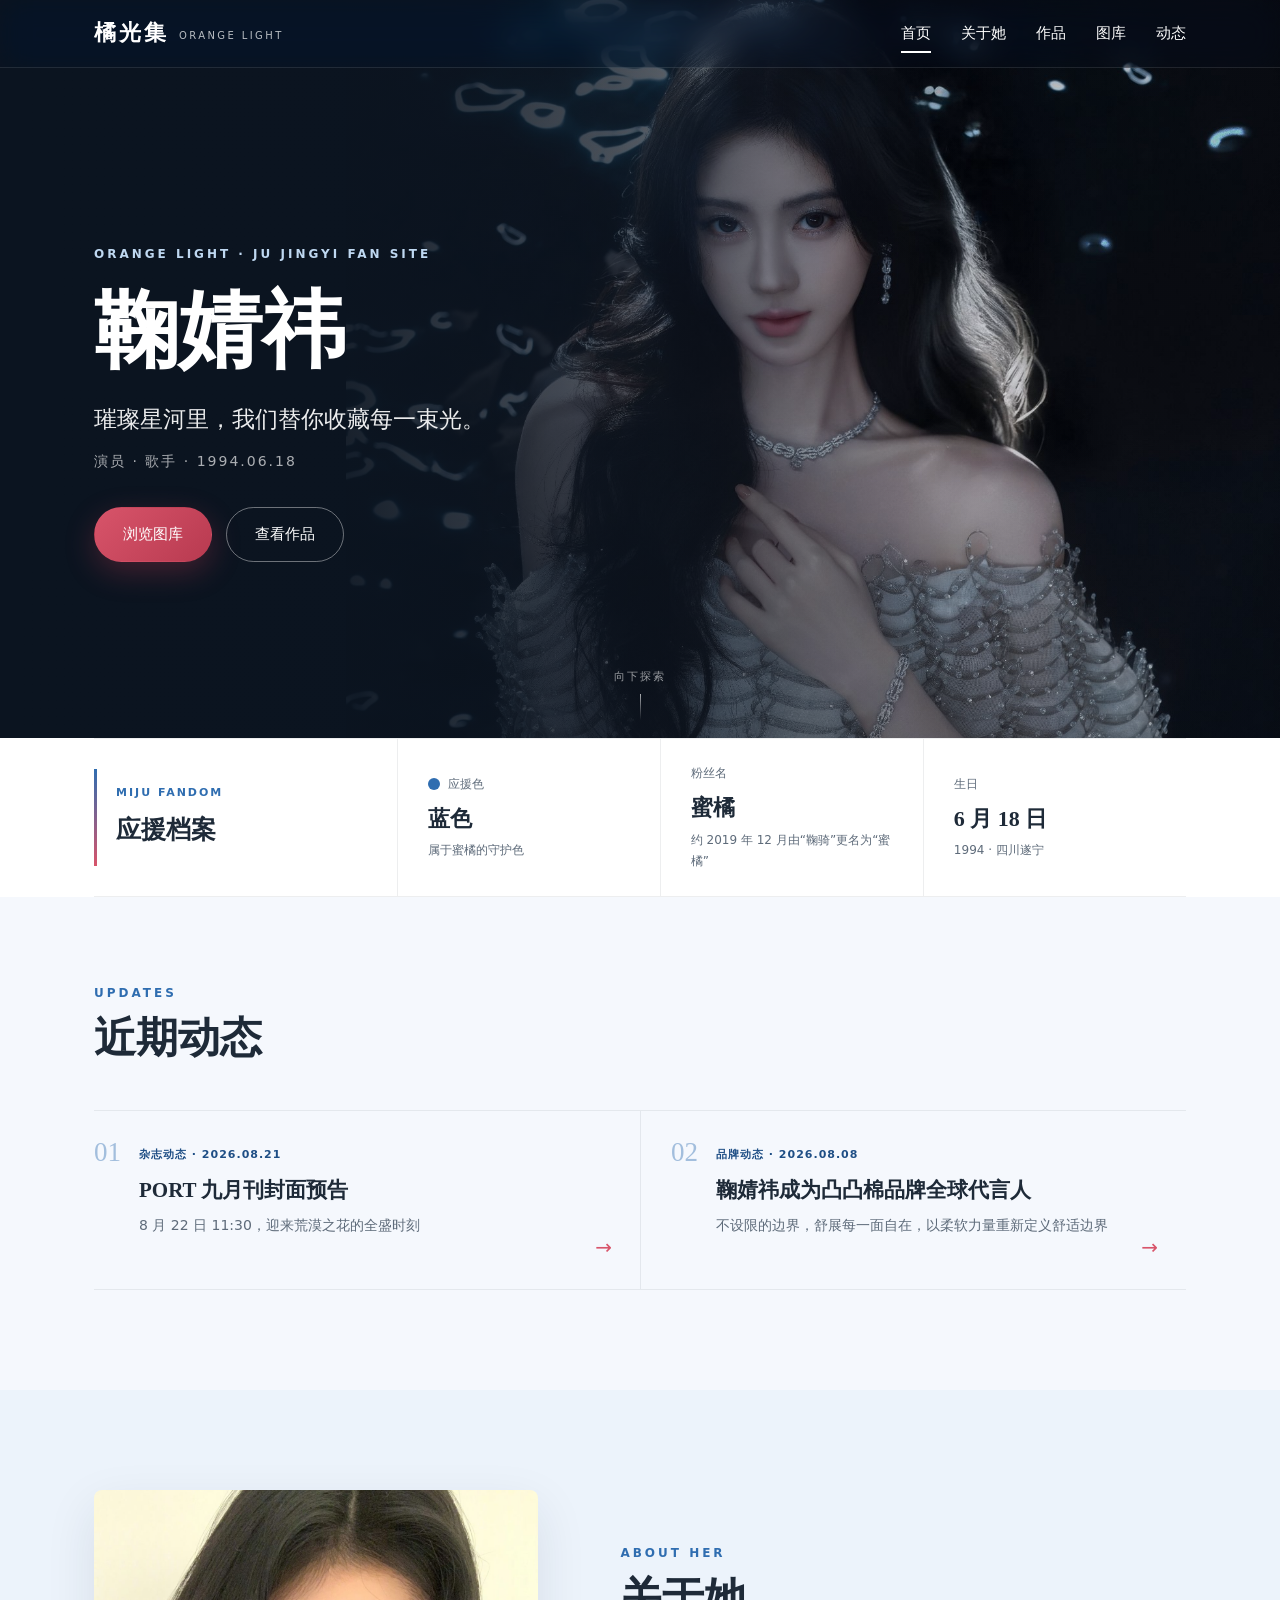
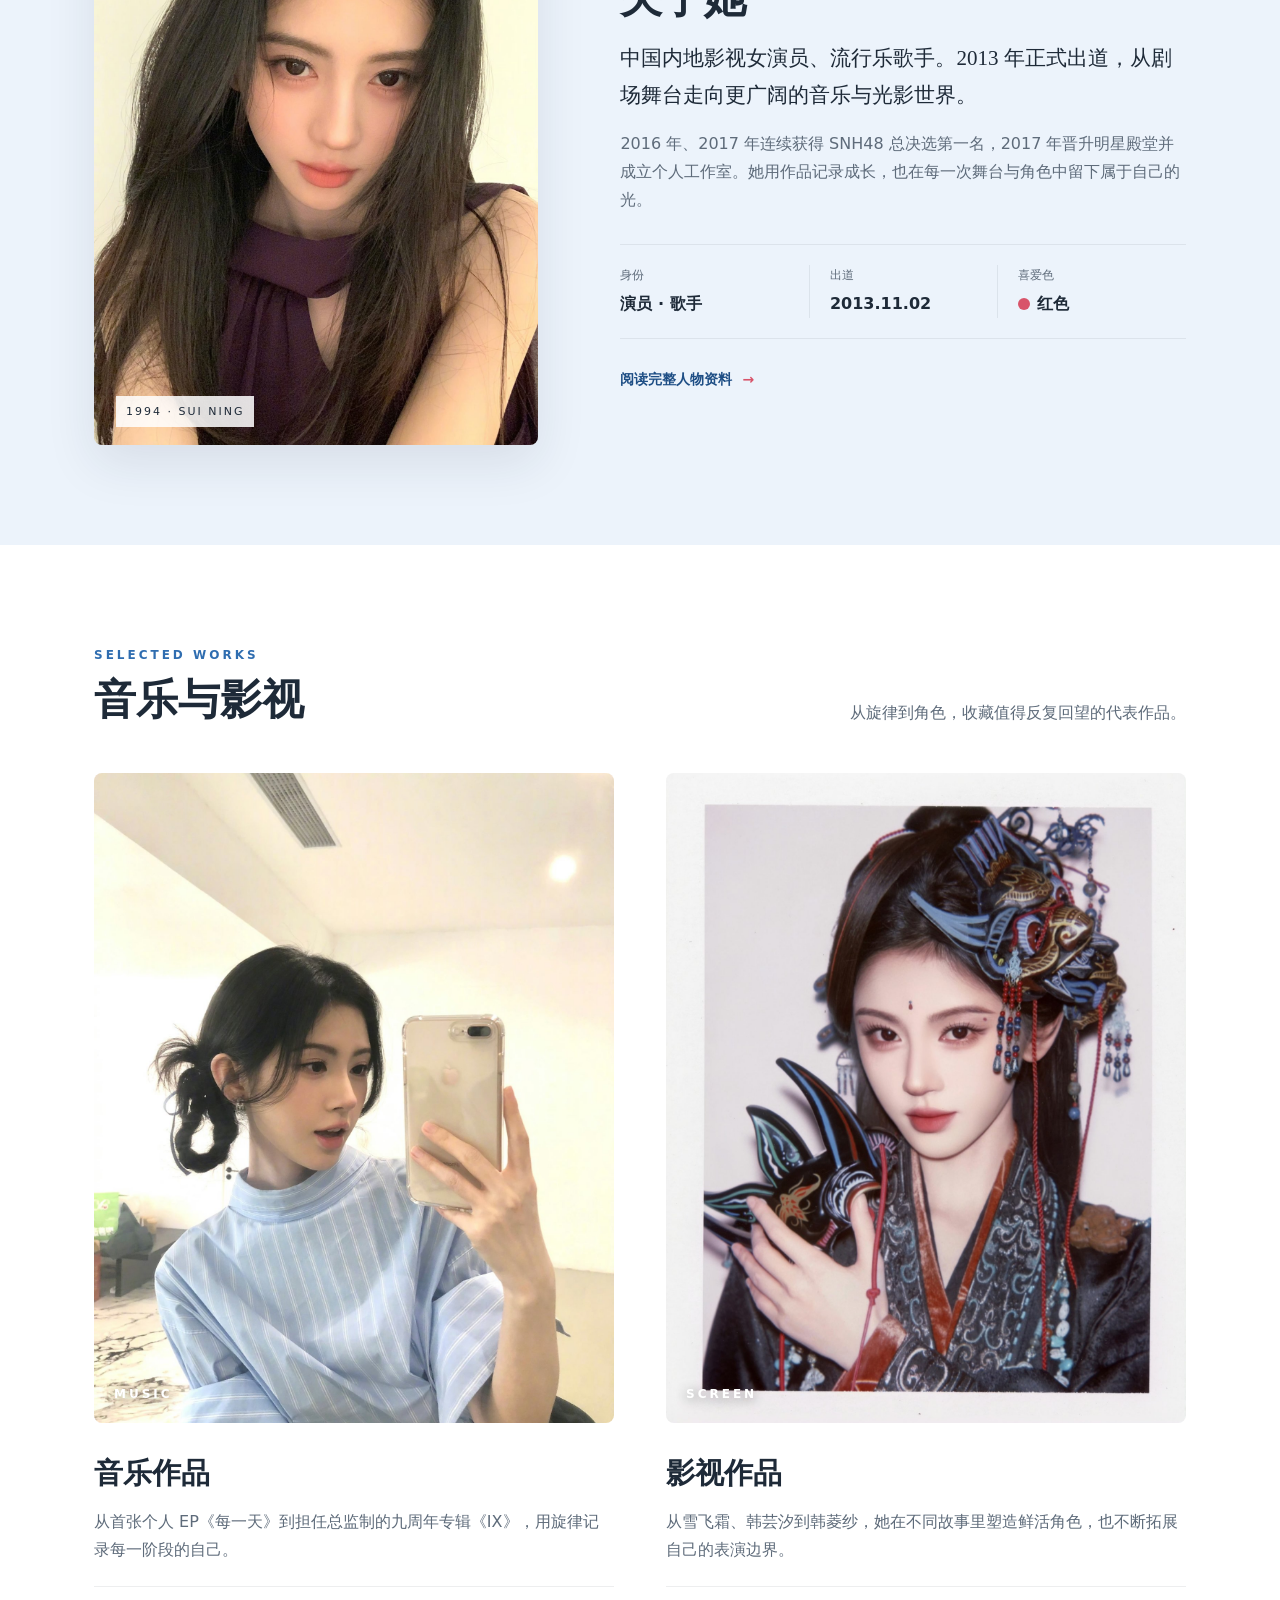
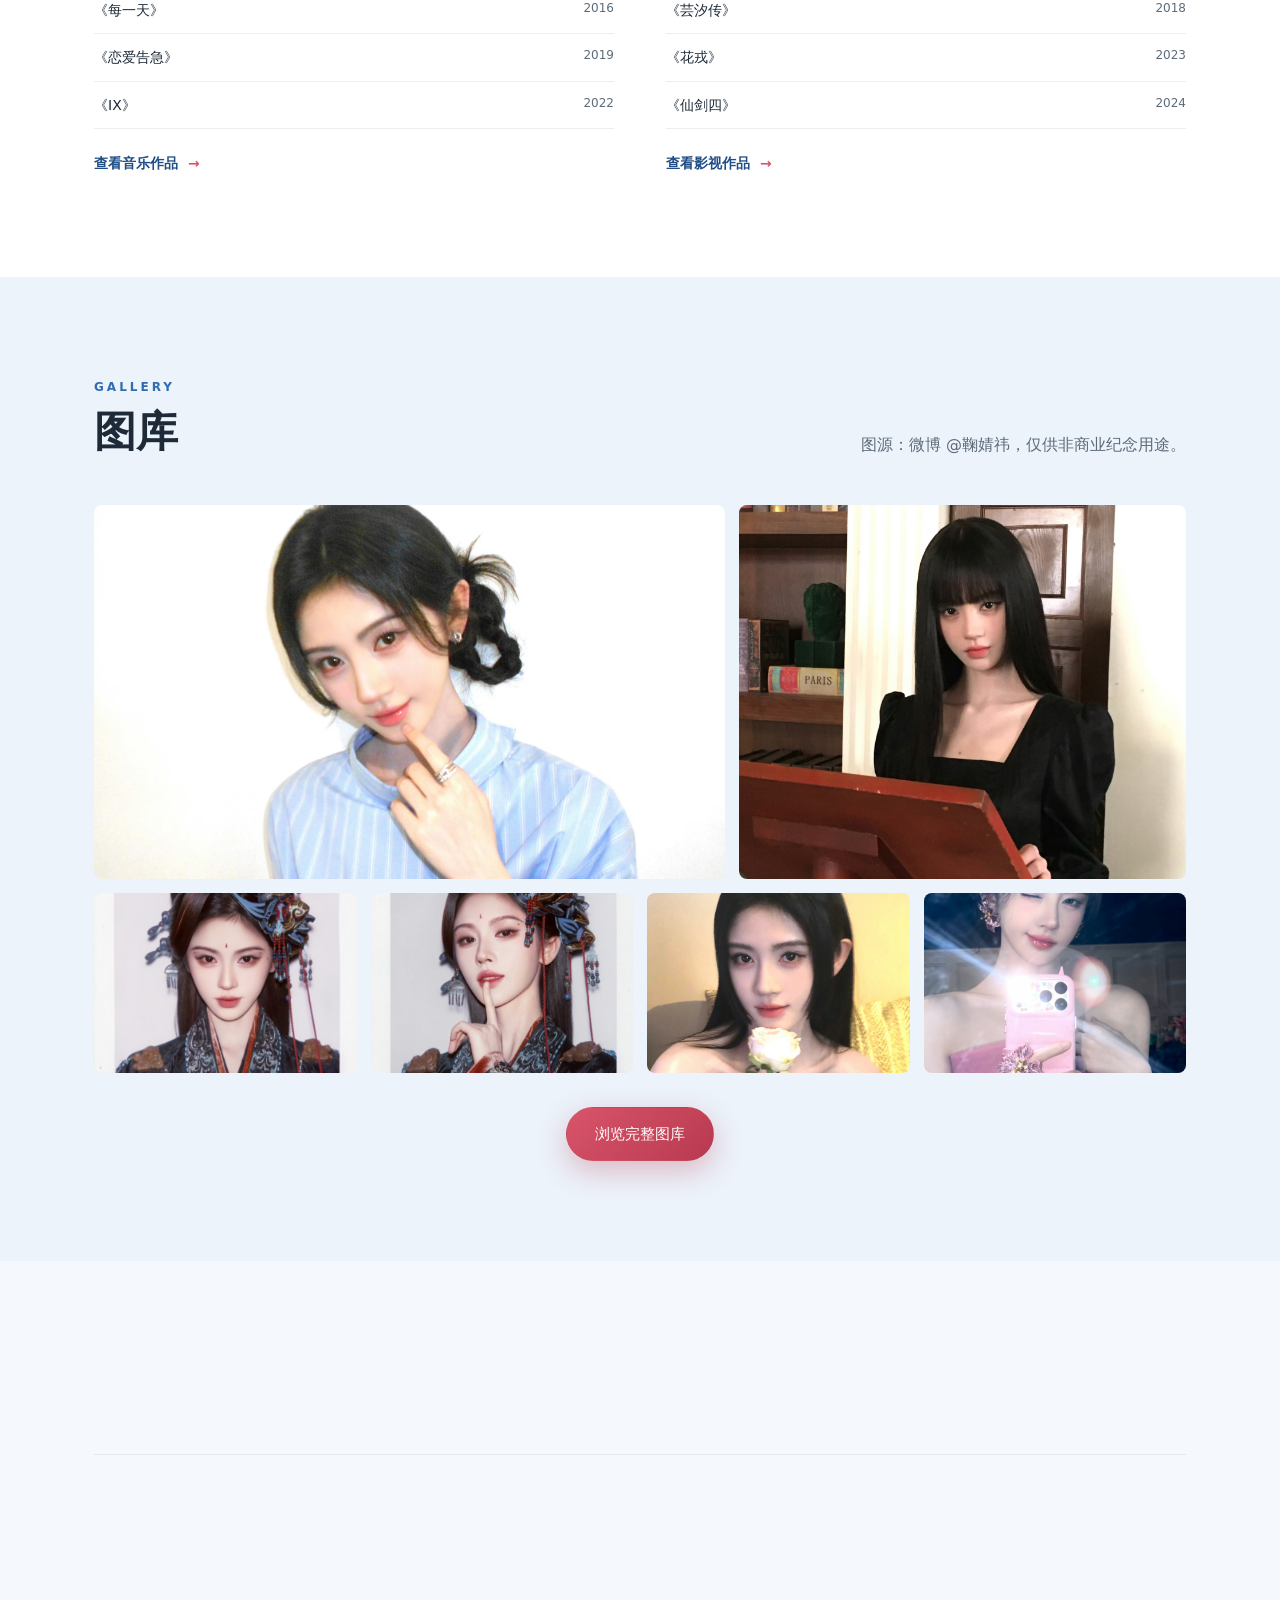
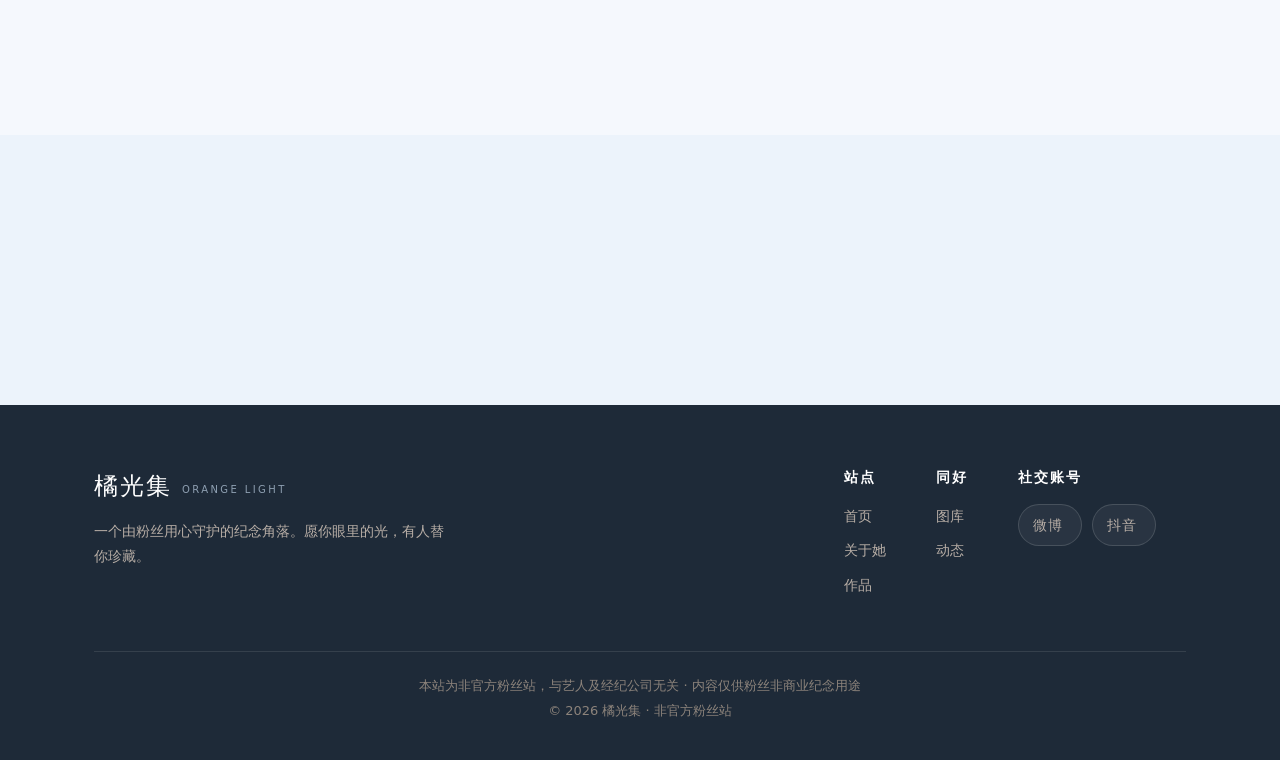
<file: index.html>
<!DOCTYPE html>
<html lang="zh-CN">
<head>
  <meta charset="UTF-8" />
  <meta name="viewport" content="width=device-width, initial-scale=1.0" />
  <title>橘光集 · 鞠婧祎非官方粉丝纪念站</title>
  <meta name="description" content="橘光集（Orange Light）—— 鞠婧祎非官方粉丝纪念站，由粉丝自发搭建，收录音乐、影视作品与图库（资料参考百度百科）。" />

  <!-- 图标与社交分享卡片 -->
  <!-- ⚠️ 绑定自定义域名后，把 og:image 改成绝对地址（https://你的域名/assets/img/og-cover.jpg） -->
  <link rel="icon" href="assets/img/favicon.svg" type="image/svg+xml" />
  <link rel="icon" href="assets/img/favicon-32.png" sizes="32x32" />
  <link rel="apple-touch-icon" href="assets/img/apple-touch-icon.png" />
  <meta name="theme-color" content="#2F6DB0" />
  <meta property="og:type" content="website" />
  <meta property="og:site_name" content="橘光集 · Orange Light" />
  <meta property="og:title" content="橘光集 · 鞠婧祎非官方粉丝纪念站" />
  <meta property="og:description" content="由粉丝自发搭建的鞠婧祎非官方纪念站，收录音乐、影视作品与图库。" />
  <meta property="og:image" content="assets/img/og-cover.jpg" />
  <meta property="og:image:width" content="1200" />
  <meta property="og:image:height" content="918" />
  <meta name="twitter:card" content="summary_large_image" />

  <link rel="stylesheet" href="assets/css/styles.css" />
</head>
<body class="home-page" data-page="index">
  <noscript>
    <div style="max-width:640px;margin:72px auto;padding:0 24px;font:16px/1.9 system-ui,-apple-system,'PingFang SC','Microsoft YaHei',sans-serif;color:#2b3138">
      <h1 style="font-family:Georgia,'Songti SC',serif;font-size:24px;letter-spacing:2px;margin:0 0 14px">橘光集<span style="font-size:13px;letter-spacing:1px;color:#8a939d;margin-left:8px">ORANGE LIGHT</span></h1>
      <p style="margin:0 0 10px">本站内容由脚本渲染，需要浏览器开启 JavaScript 才能显示。</p>
      <p style="margin:0">请在浏览器设置中启用 JavaScript 后刷新页面。</p>
      <p style="margin:22px 0 0">
        <a href="index.html" style="color:#c4622d">首页</a> ·
        <a href="about.html" style="color:#c4622d">关于她</a> ·
        <a href="works.html" style="color:#c4622d">作品</a> ·
        <a href="gallery.html" style="color:#c4622d">图库</a> ·
        <a href="news.html" style="color:#c4622d">动态</a>
      </p>
      <p style="margin:26px 0 0;font-size:13px;color:#8a939d">非官方粉丝站 · 图源：微博 @鞠婧祎 · 仅供非商业纪念用途</p>
    </div>
  </noscript>

  <!-- 导航：由 data/site.js 渲染 -->
  <header class="nav" data-site-nav></header>

  <!-- 人物首屏 -->
  <section class="home-hero">
    <img class="home-hero-media" data-home-hero="image" src="assets/img/feature-music.jpg" alt="鞠婧祎舞台造型" />
    <div class="home-hero-overlay"></div>
    <div class="wrap">
      <div class="home-hero-copy">
        <span class="home-eyebrow" data-home-hero="eyebrow"></span>
        <h1 data-home-hero="title"></h1>
        <p class="home-hero-lead" data-home-hero="lead"></p>
        <p class="home-hero-note" data-home-hero="note"></p>
        <div class="home-hero-actions" data-render-home="heroActions"></div>
      </div>
    </div>
    <a class="home-scroll" href="#fandom">向下探索<span aria-hidden="true"></span></a>
  </section>

  <!-- 应援档案信息带 -->
  <section class="home-fandom" id="fandom">
    <div class="wrap">
      <div class="home-fandom-strip">
        <div class="home-fandom-intro" data-render-home="fandomIntro"></div>
        <div data-render-home="fandom" style="display:contents"></div>
      </div>
    </div>
  </section>

  <!-- 近期动态 -->
  <section class="home-focus" id="updates">
    <div class="wrap">
      <div class="home-section-heading" data-heading="updates" data-source="HOME"></div>
      <!-- 近期动态：从 data/news.js 的 NEWS.articles 截取前 2 条（唯一源头） -->
      <div class="home-focus-grid" data-render-home="updates" data-limit="2"></div>
    </div>
  </section>

  <!-- 关于她 -->
  <section class="home-about section-alt">
    <div class="wrap">
      <div class="home-about-layout" data-render-home="about"></div>
    </div>
  </section>

  <!-- 代表作品 -->
  <section class="home-works">
    <div class="wrap">
      <div class="home-section-heading reveal" data-heading="works" data-source="HOME"></div>
      <div class="home-work-grid" data-render-home="workCards"></div>
    </div>
  </section>

  <!-- 精选图库 -->
  <section class="home-gallery section-alt">
    <div class="wrap">
      <div class="home-section-heading reveal" data-heading="gallery" data-source="HOME"></div>
      <div class="home-gallery-grid" data-render-home="galleryPreview"></div>
      <div class="home-center-action reveal" data-render-home="galleryPreviewButton"></div>
    </div>
  </section>

  <!-- 精简里程碑 -->
  <section class="home-milestones">
    <div class="wrap">
      <div class="home-section-heading reveal" data-heading="milestones" data-source="HOME"></div>
      <!-- 成长里程碑：从全站共用的 SITE.milestones 截取前 4 条（数据在 data/site.js） -->
      <div class="home-milestone-grid" data-render-home="milestones" data-limit="4"></div>
    </div>
  </section>

  <!-- 合规声明 -->
  <section class="section-alt home-disclaimer">
    <div class="wrap" data-site-notice></div>
  </section>

  <!-- 页脚：由 data/site.js 渲染 -->
  <footer class="footer" data-site-footer></footer>

  <script src="data/site.js"></script>
  <script src="data/home.js"></script>
  <!-- 首页「近期动态」读动态页的文章数据，所以这里也要引 news.js -->
  <script src="data/news.js"></script>
  <script src="assets/js/main.js"></script>
</body>
</html>
</file>
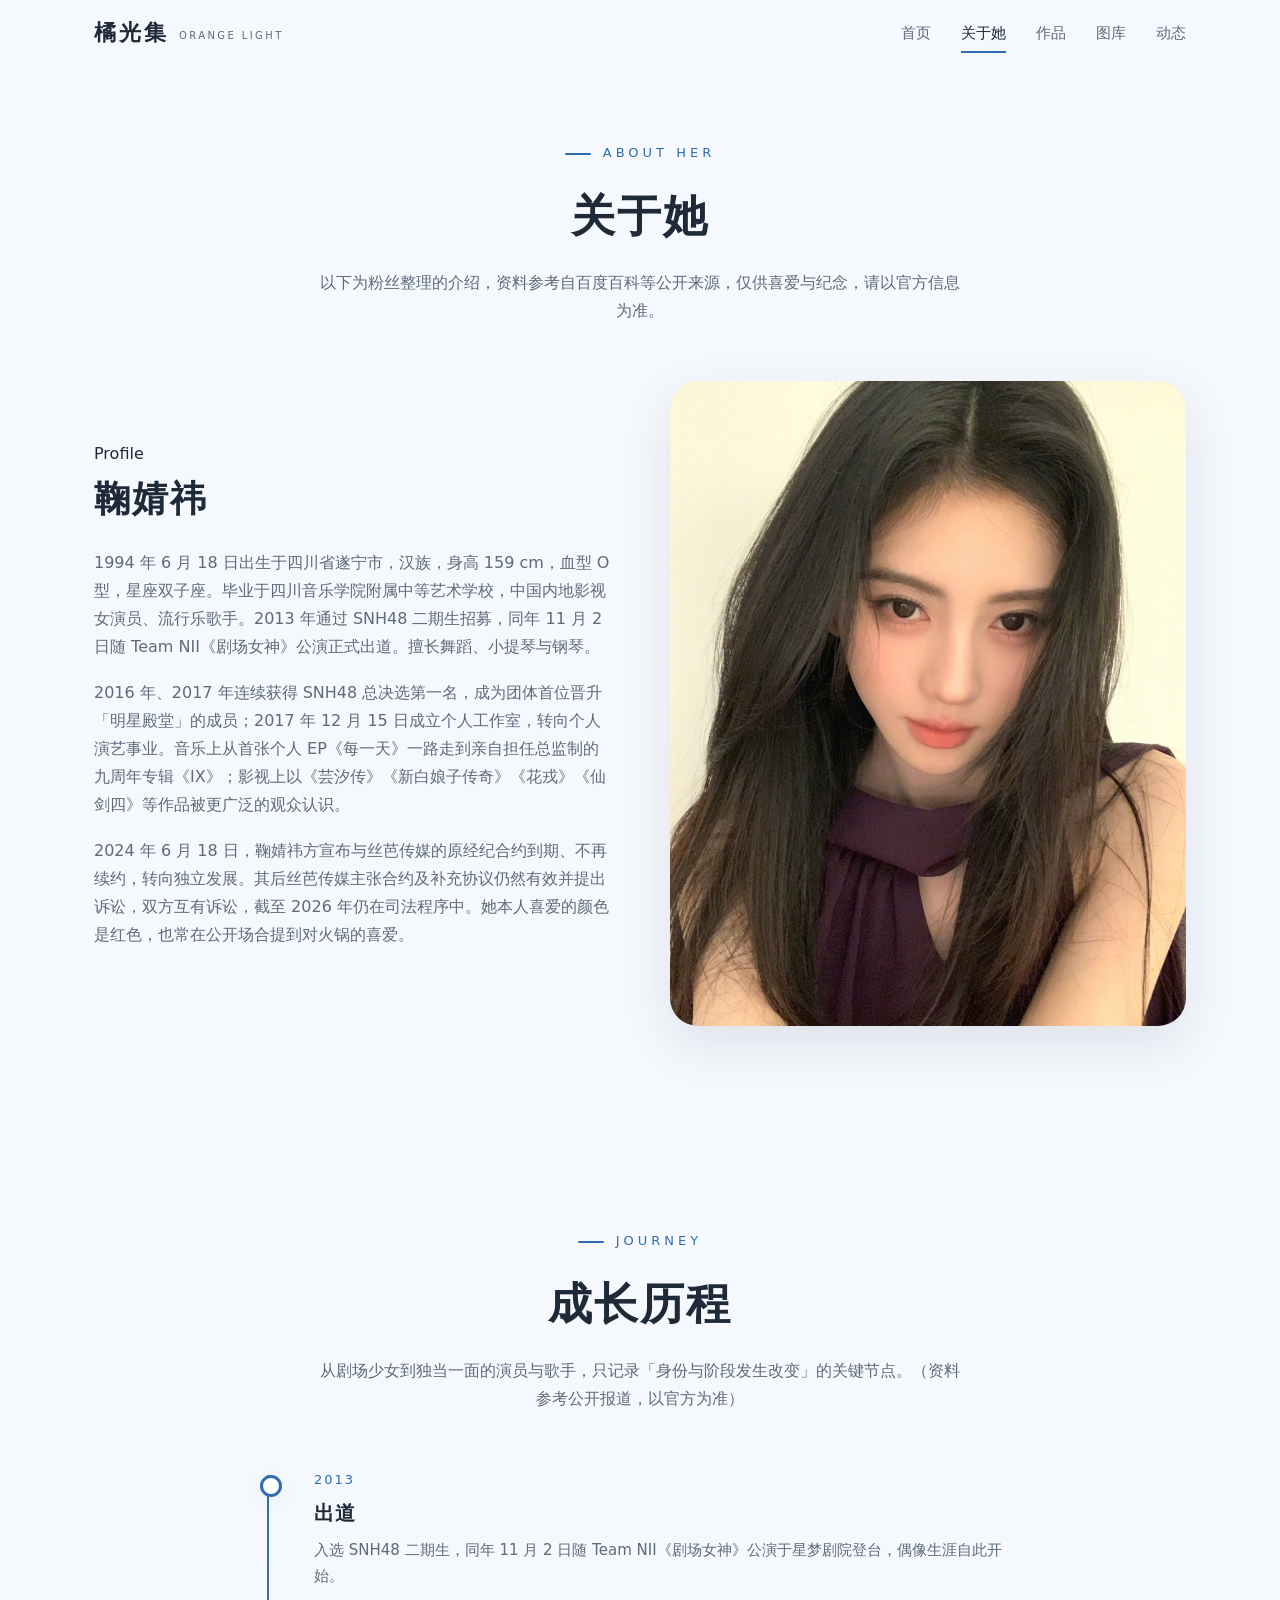
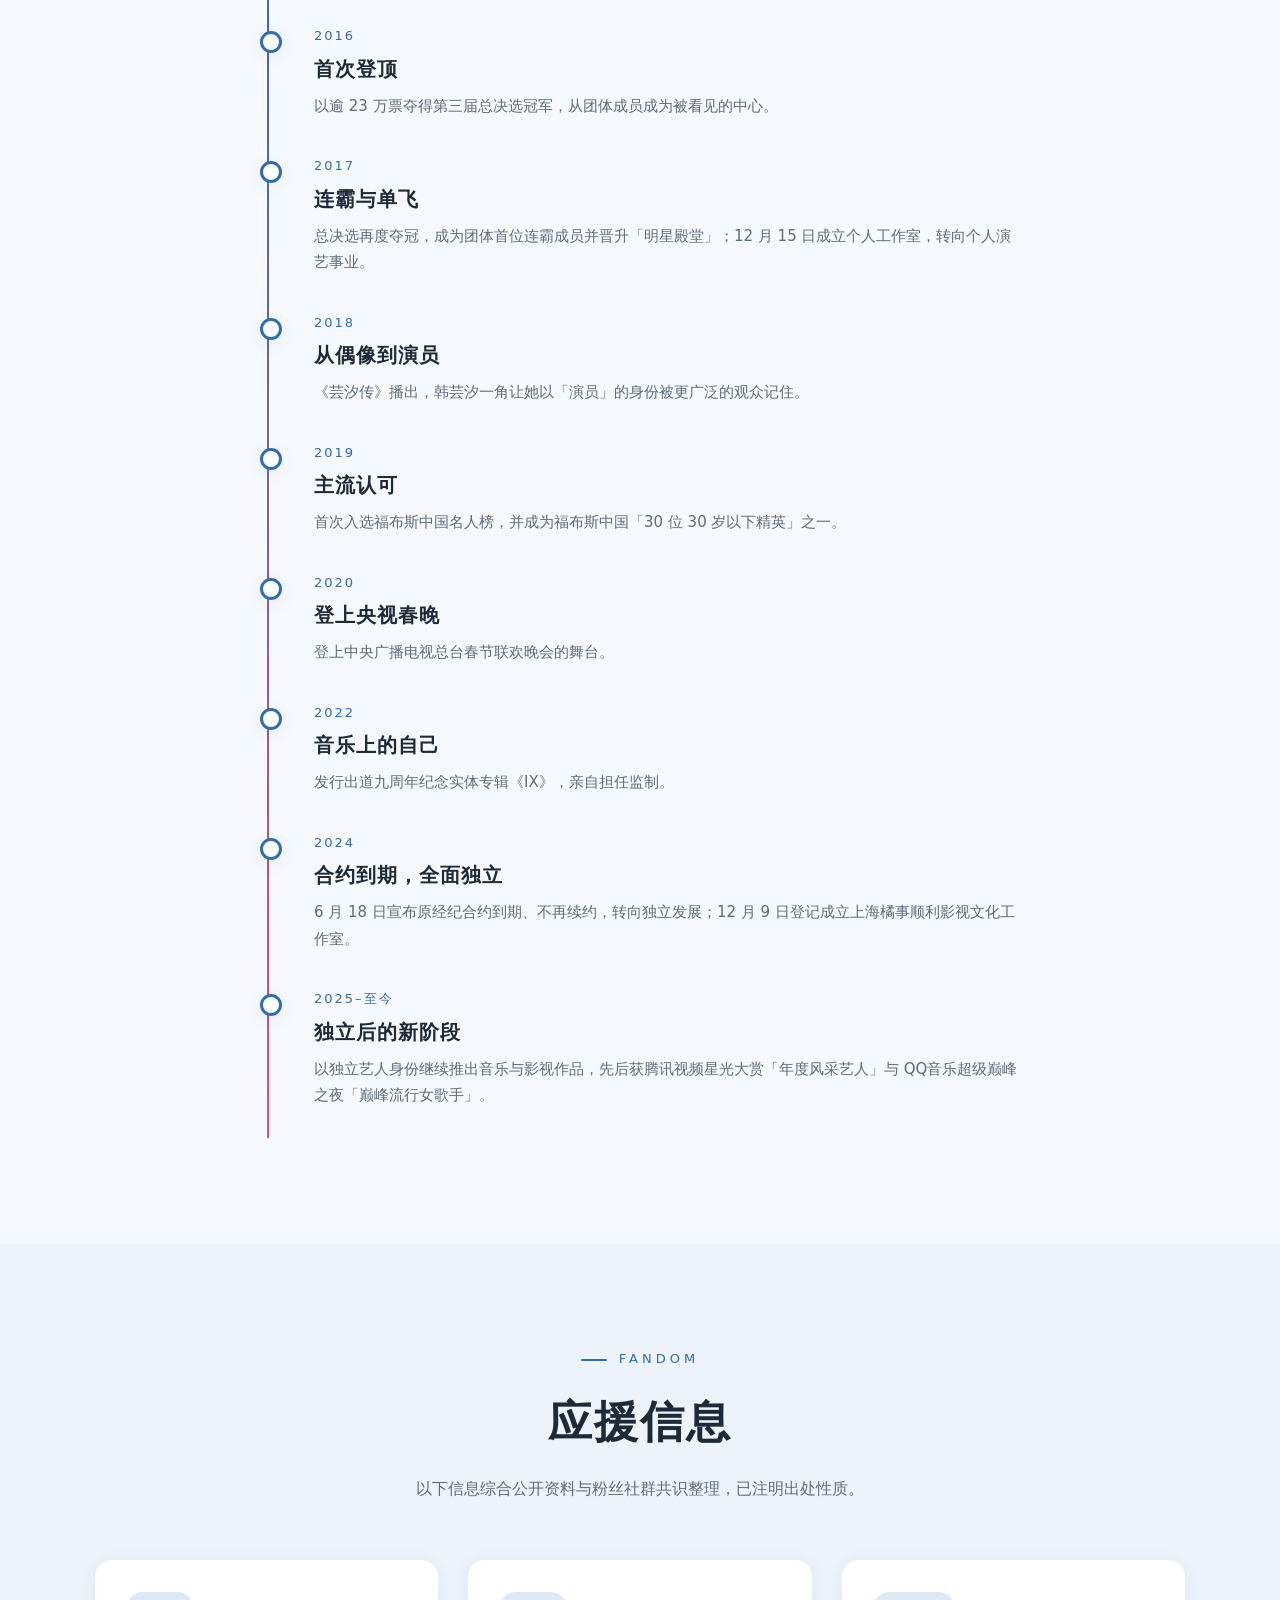
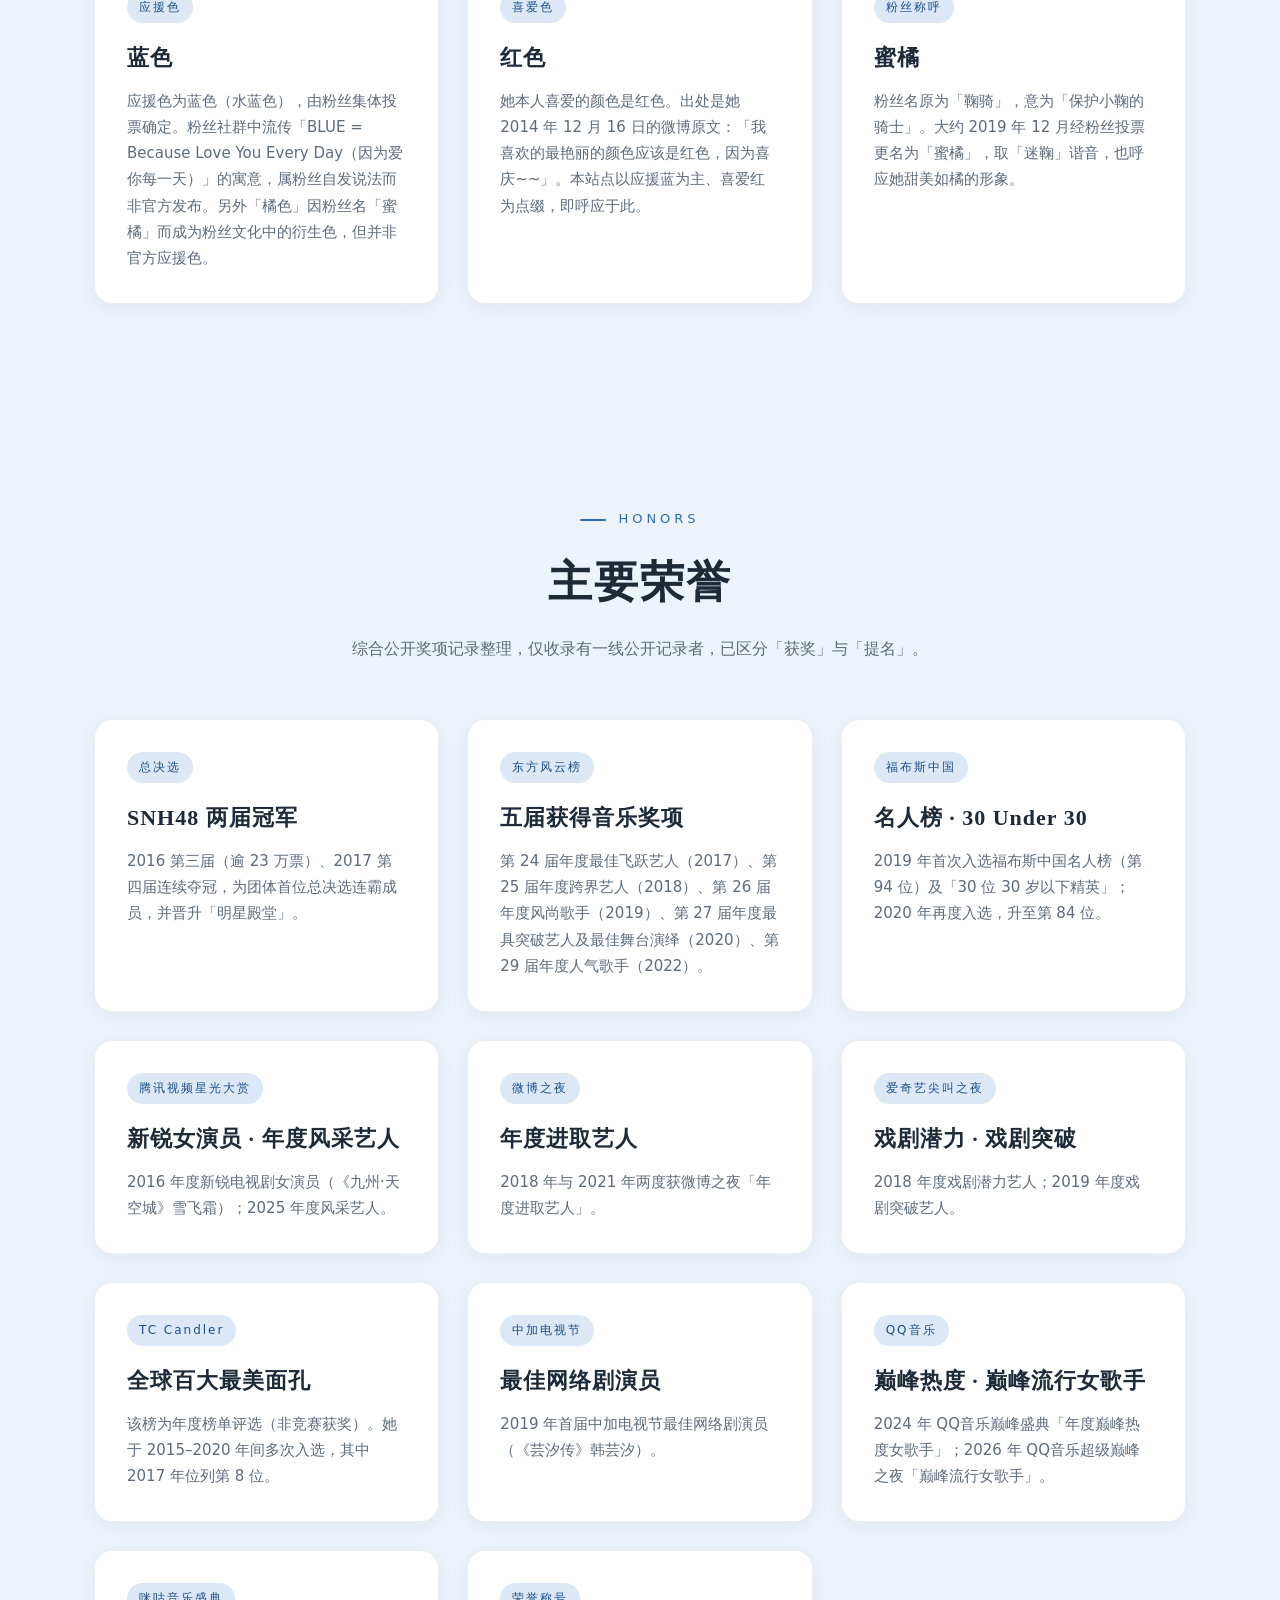
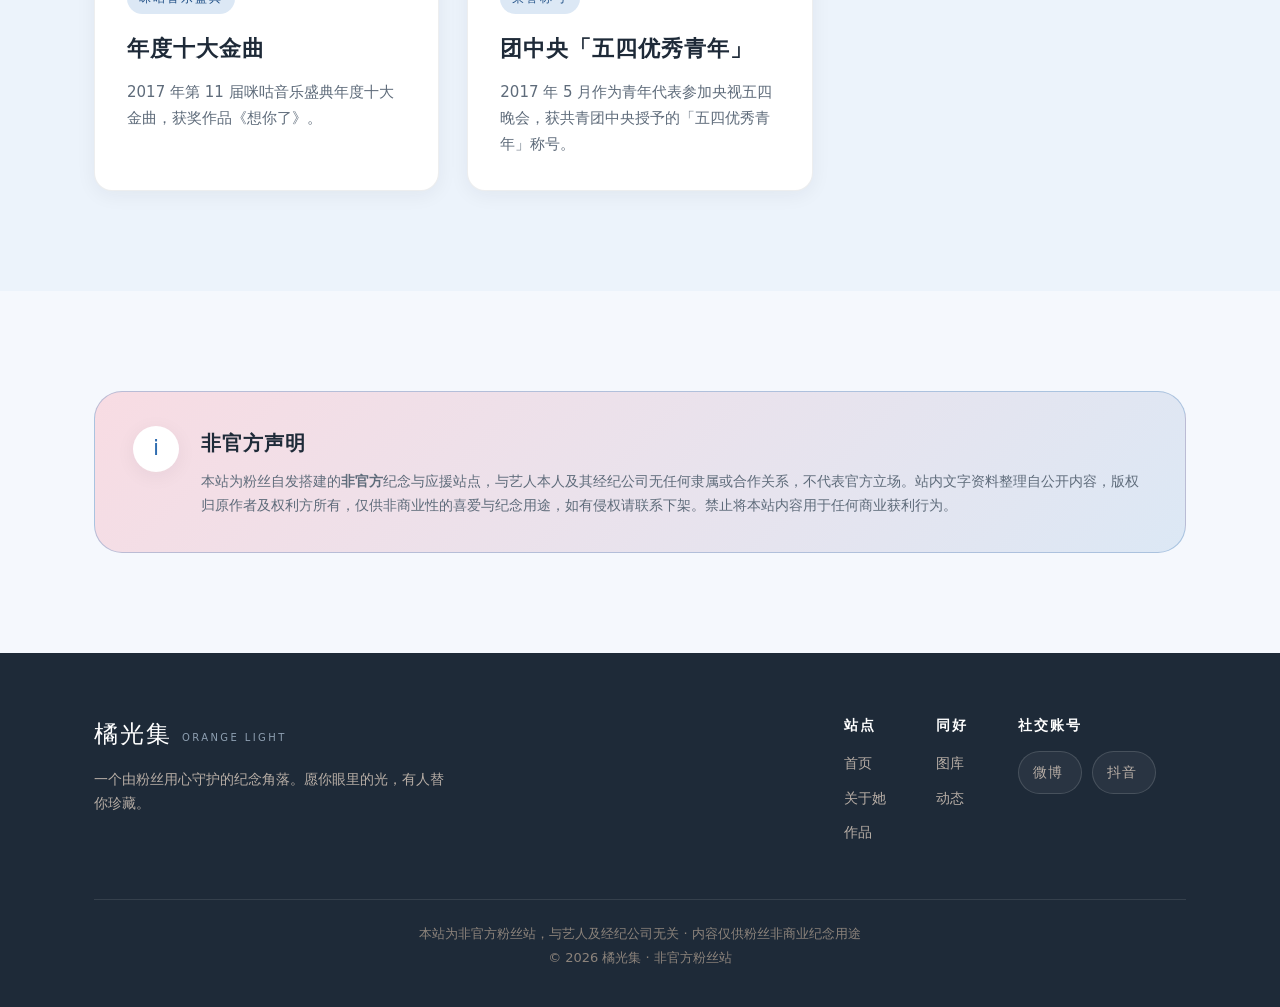
<file: about.html>
<!DOCTYPE html>
<html lang="zh-CN">
<head>
  <meta charset="UTF-8" />
  <meta name="viewport" content="width=device-width, initial-scale=1.0" />
  <title>关于她 · 鞠婧祎 · 橘光集</title>
  <meta name="description" content="橘光集 · 鞠婧祎简介与应援信息（粉丝整理，非官方，资料参考百度百科）。" />

  <!-- 图标与社交分享卡片 -->
  <!-- ⚠️ 绑定自定义域名后，把 og:image 改成绝对地址 -->
  <link rel="icon" href="assets/img/favicon.svg" type="image/svg+xml" />
  <link rel="icon" href="assets/img/favicon-32.png" sizes="32x32" />
  <link rel="apple-touch-icon" href="assets/img/apple-touch-icon.png" />
  <meta name="theme-color" content="#2F6DB0" />
  <meta property="og:type" content="website" />
  <meta property="og:site_name" content="橘光集 · Orange Light" />
  <meta property="og:title" content="关于她 · 鞠婧祎 · 橘光集" />
  <meta property="og:description" content="鞠婧祎简介、成长历程、应援信息与主要荣誉（粉丝整理，非官方）。" />
  <meta property="og:image" content="assets/img/og-cover.jpg" />
  <meta property="og:image:width" content="1200" />
  <meta property="og:image:height" content="918" />
  <meta name="twitter:card" content="summary_large_image" />

  <link rel="stylesheet" href="assets/css/styles.css" />
</head>
<body data-page="about">
  <noscript>
    <div style="max-width:640px;margin:72px auto;padding:0 24px;font:16px/1.9 system-ui,-apple-system,'PingFang SC','Microsoft YaHei',sans-serif;color:#2b3138">
      <h1 style="font-family:Georgia,'Songti SC',serif;font-size:24px;letter-spacing:2px;margin:0 0 14px">橘光集<span style="font-size:13px;letter-spacing:1px;color:#8a939d;margin-left:8px">ORANGE LIGHT</span></h1>
      <p style="margin:0 0 10px">本站内容由脚本渲染，需要浏览器开启 JavaScript 才能显示。</p>
      <p style="margin:0">请在浏览器设置中启用 JavaScript 后刷新页面。</p>
      <p style="margin:22px 0 0">
        <a href="index.html" style="color:#c4622d">首页</a> ·
        <a href="about.html" style="color:#c4622d">关于她</a> ·
        <a href="works.html" style="color:#c4622d">作品</a> ·
        <a href="gallery.html" style="color:#c4622d">图库</a> ·
        <a href="news.html" style="color:#c4622d">动态</a>
      </p>
      <p style="margin:26px 0 0;font-size:13px;color:#8a939d">非官方粉丝站 · 图源：微博 @鞠婧祎 · 仅供非商业纪念用途</p>
    </div>
  </noscript>

  <!-- 导航：由 data/site.js 渲染 -->
  <header class="nav" data-site-nav></header>

  <section style="padding-top:calc(var(--nav-h) + 70px)">
    <div class="wrap">
      <div class="section-head reveal" data-pagehead data-source="ABOUT"></div>

      <div class="feature-row">
        <div class="feature-text reveal">
          <span class="tag" data-about="tag"></span>
          <h2 data-about="name"></h2>
          <div data-about="paragraphs"></div>
        </div>
        <div class="feature-media reveal d1"><img data-about-img src="assets/img/about-portrait.jpg" alt="鞠婧祎肖像" /></div>
      </div>
    </div>
  </section>

  <section>
    <div class="wrap">
      <div class="section-head reveal" data-heading="journey" data-source="ABOUT"></div>
      <!-- 成长历程：里程碑的唯一源头在 data/site.js 的 SITE.milestones，这里取全部 -->
      <div class="timeline" data-render-milestones></div>
    </div>
  </section>

  <section class="section-alt">
    <div class="wrap">
      <div class="section-head reveal" data-heading="fandom" data-source="ABOUT"></div>
      <div class="grid grid-3" data-render-about="fandom"></div>
    </div>
  </section>

  <section class="section-alt">
    <div class="wrap">
      <div class="section-head reveal" data-heading="honors" data-source="ABOUT"></div>
      <div class="grid grid-3" data-render-about="honors"></div>
    </div>
  </section>

  <section>
    <div class="wrap" data-site-notice></div>
  </section>

  <!-- 页脚：由 data/site.js 渲染 -->
  <footer class="footer" data-site-footer></footer>

  <script src="data/site.js"></script>
  <script src="data/about.js"></script>
  <script src="assets/js/main.js"></script>
</body>
</html>
</file>
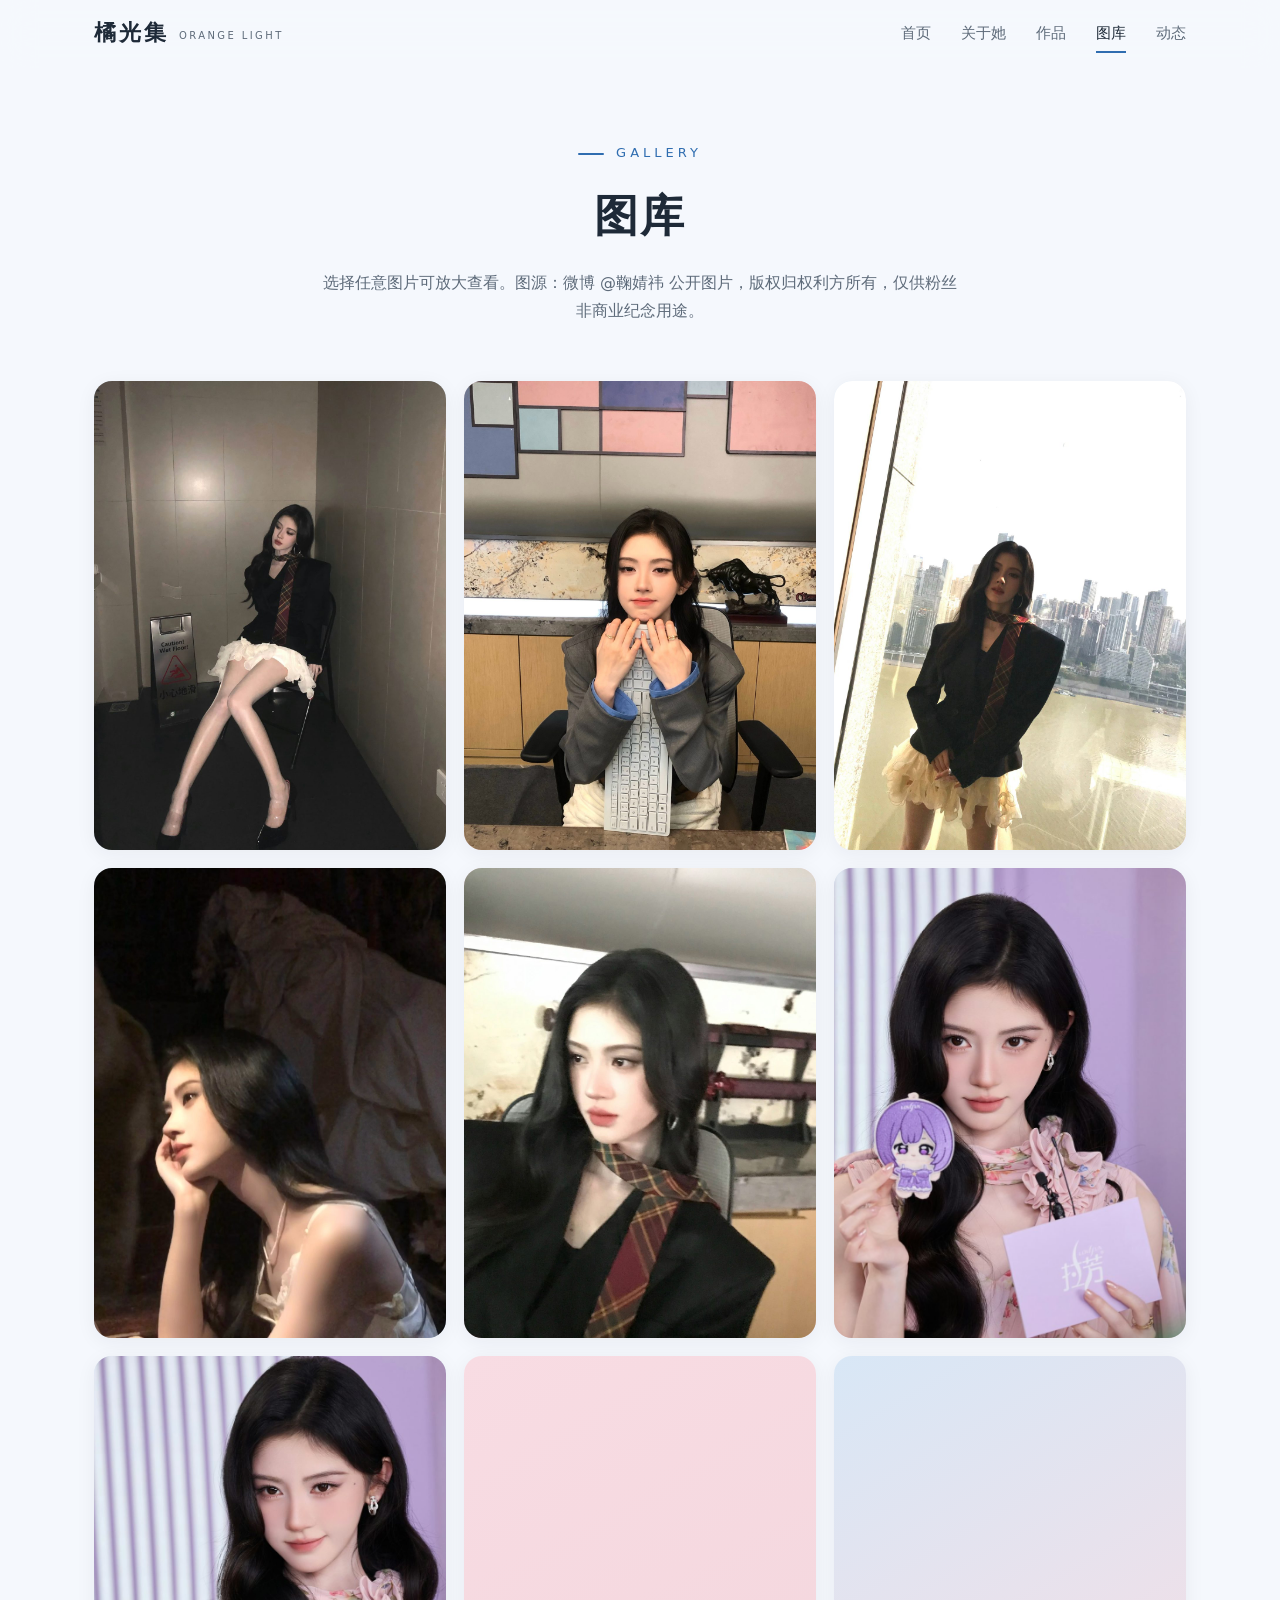
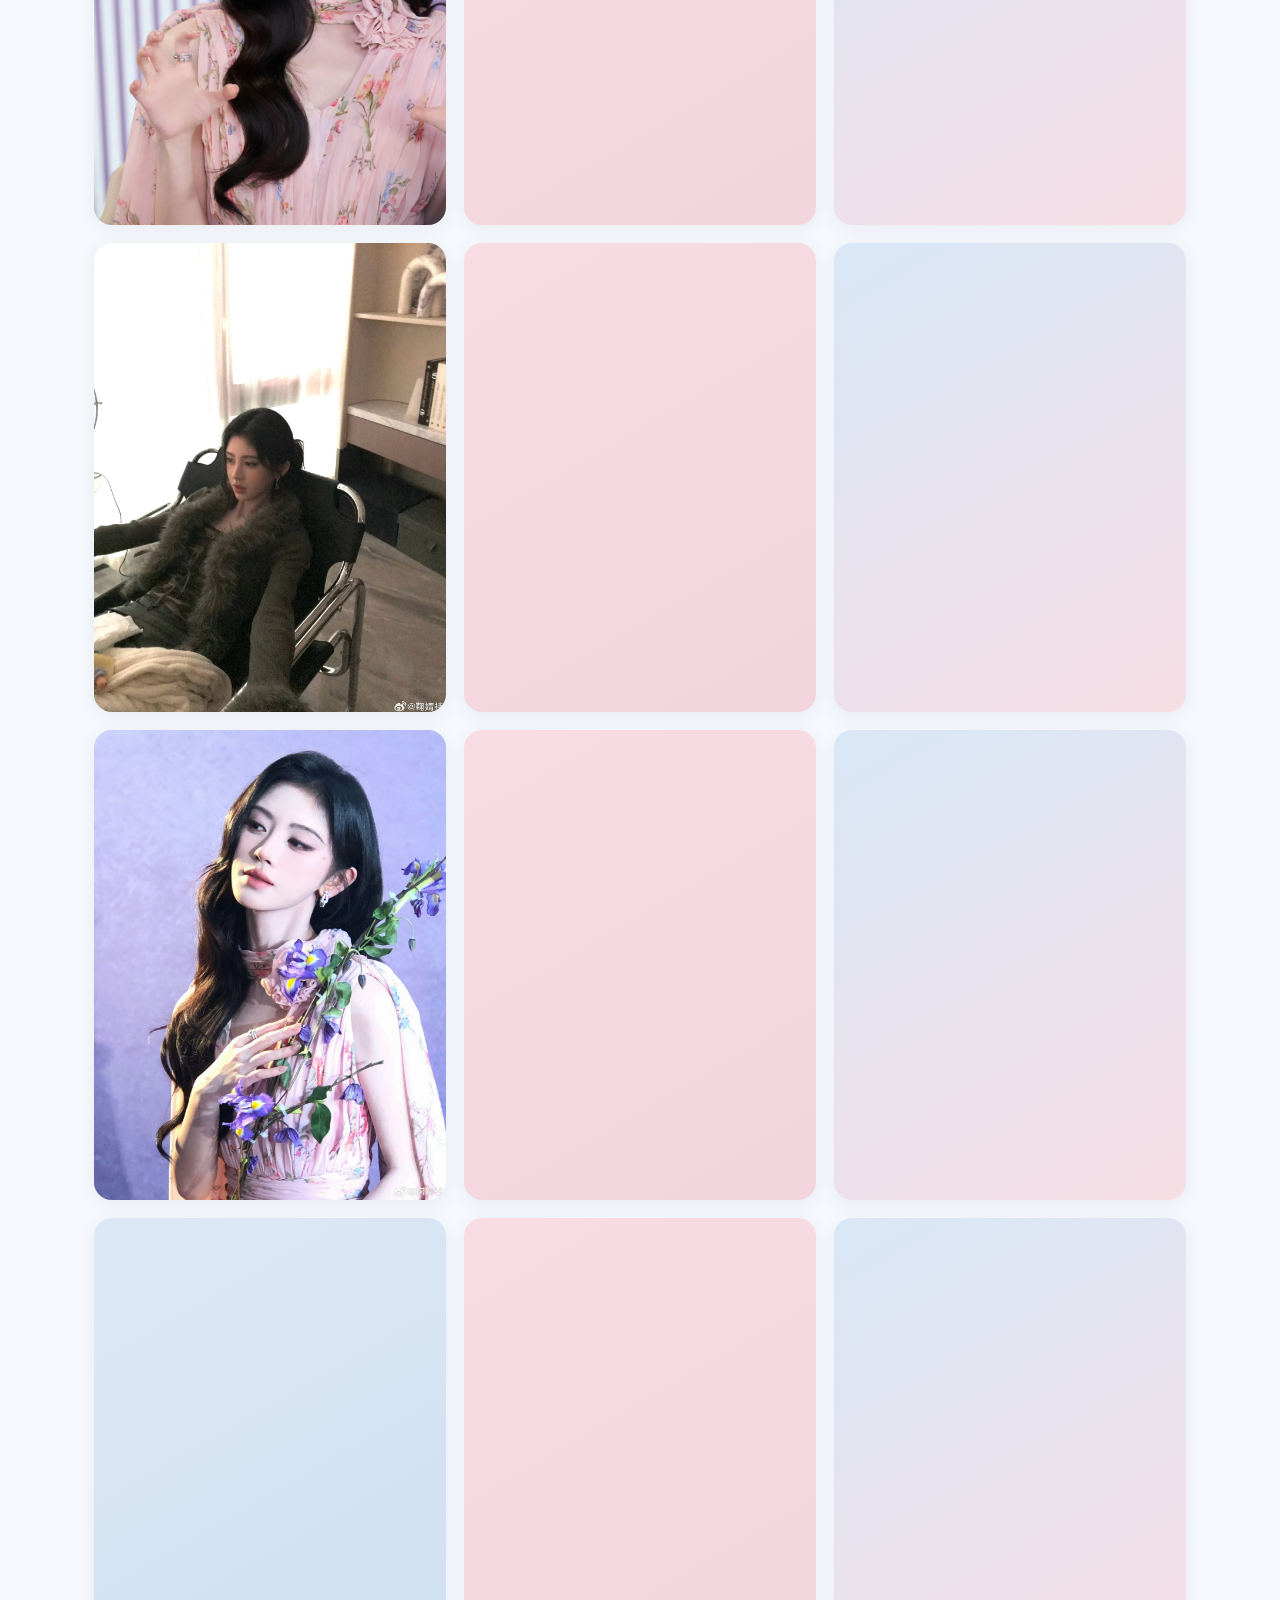
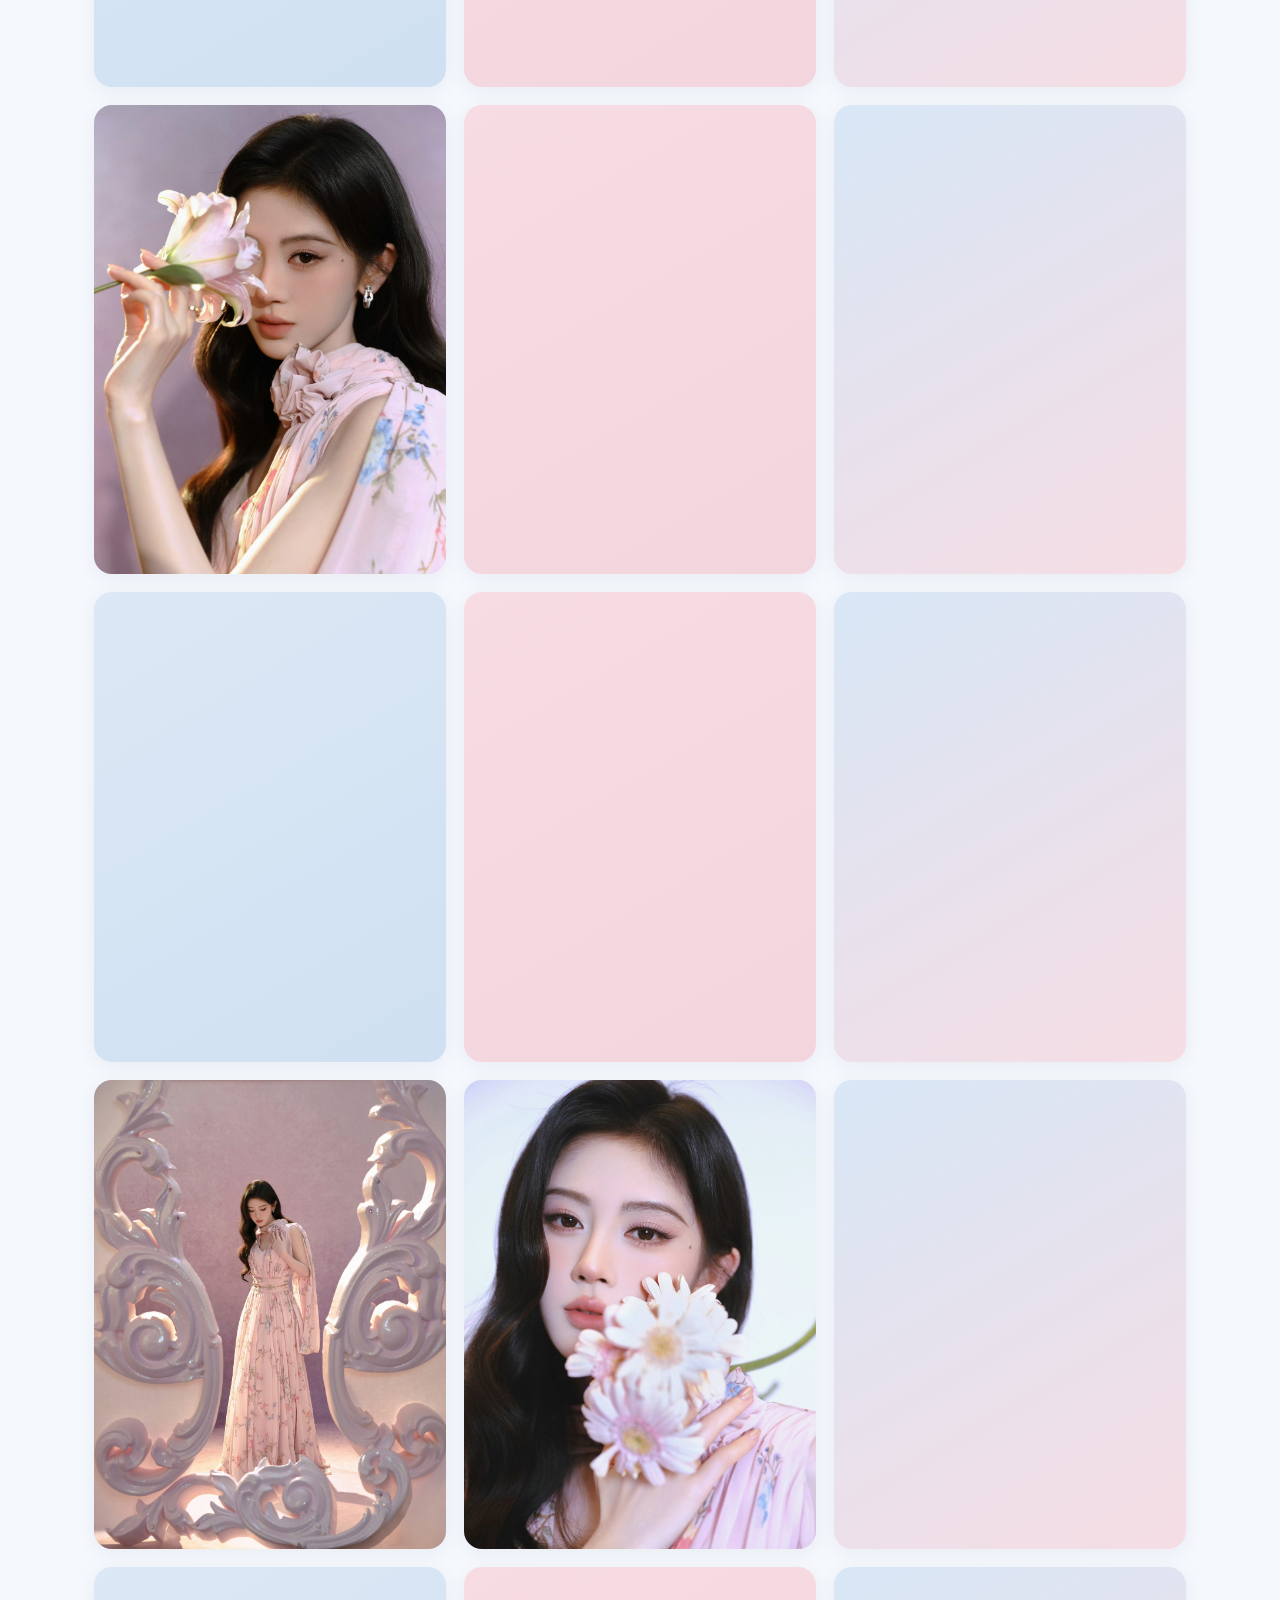
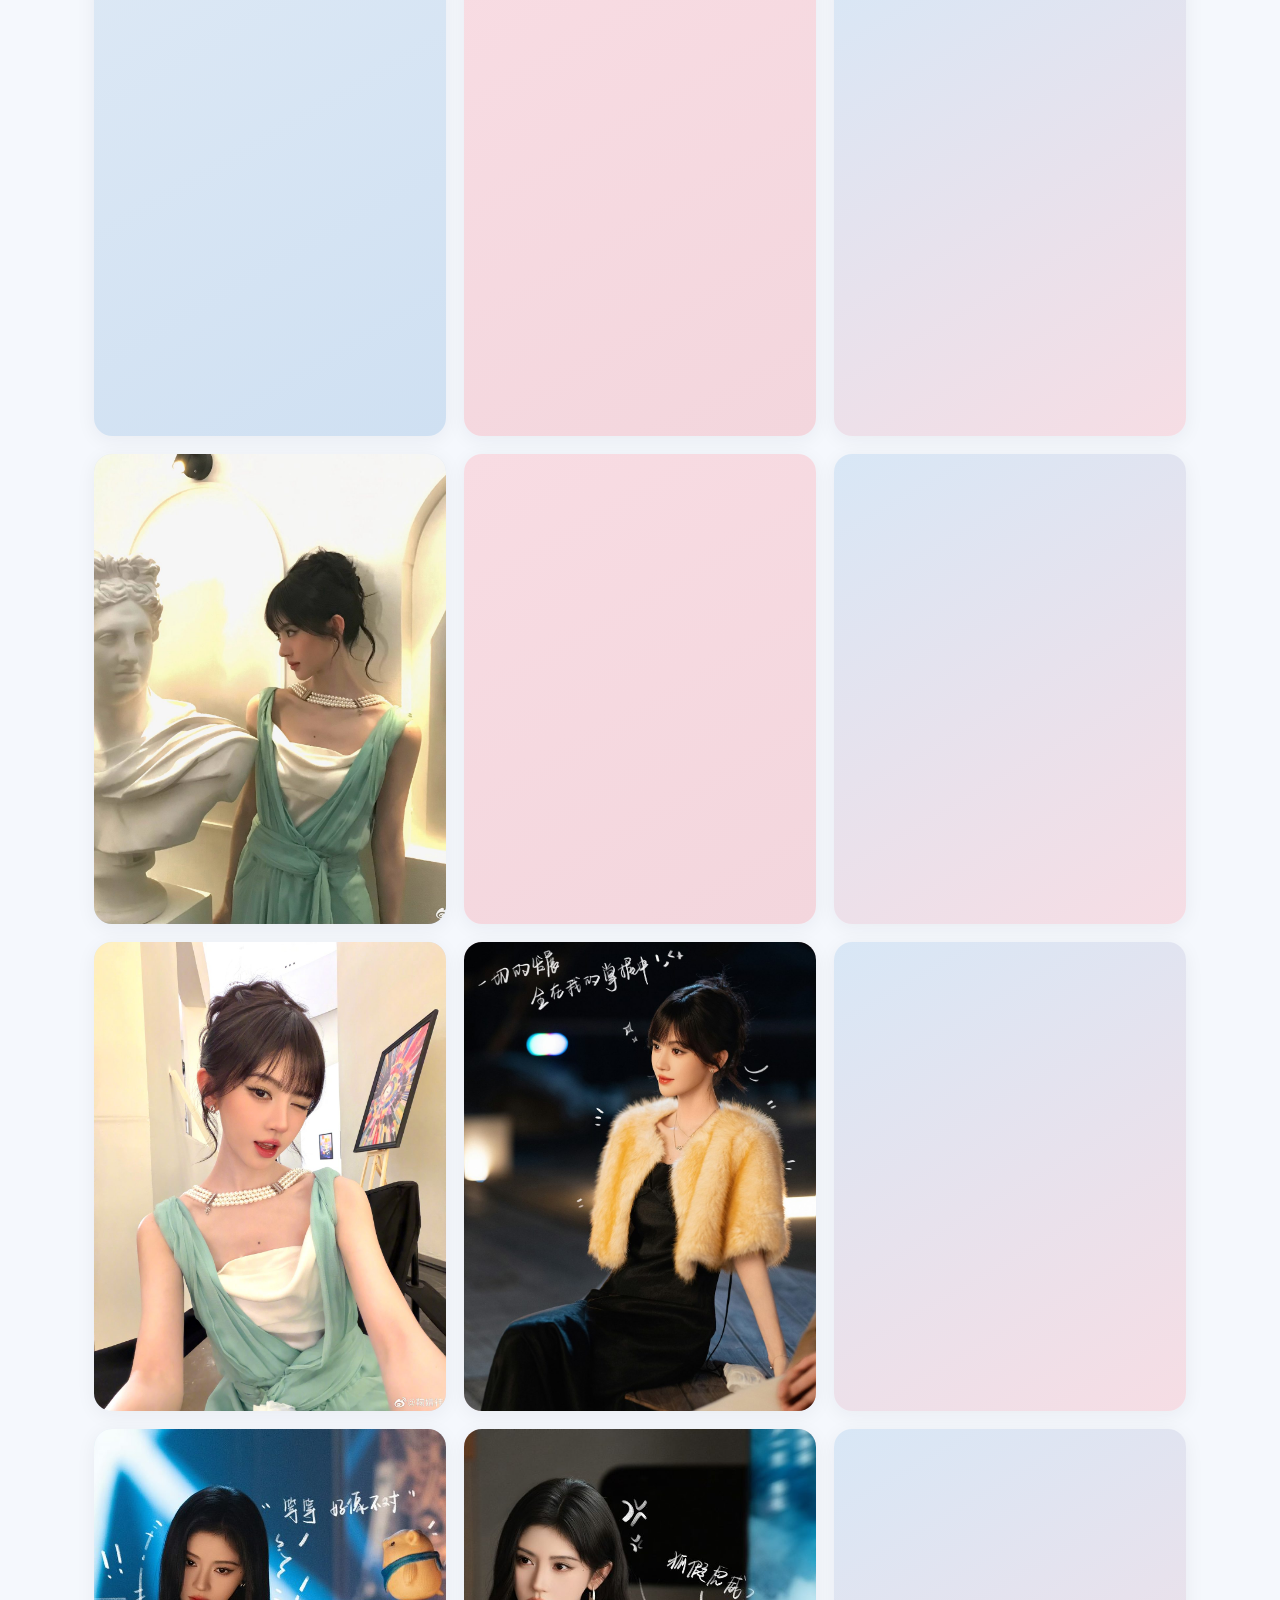
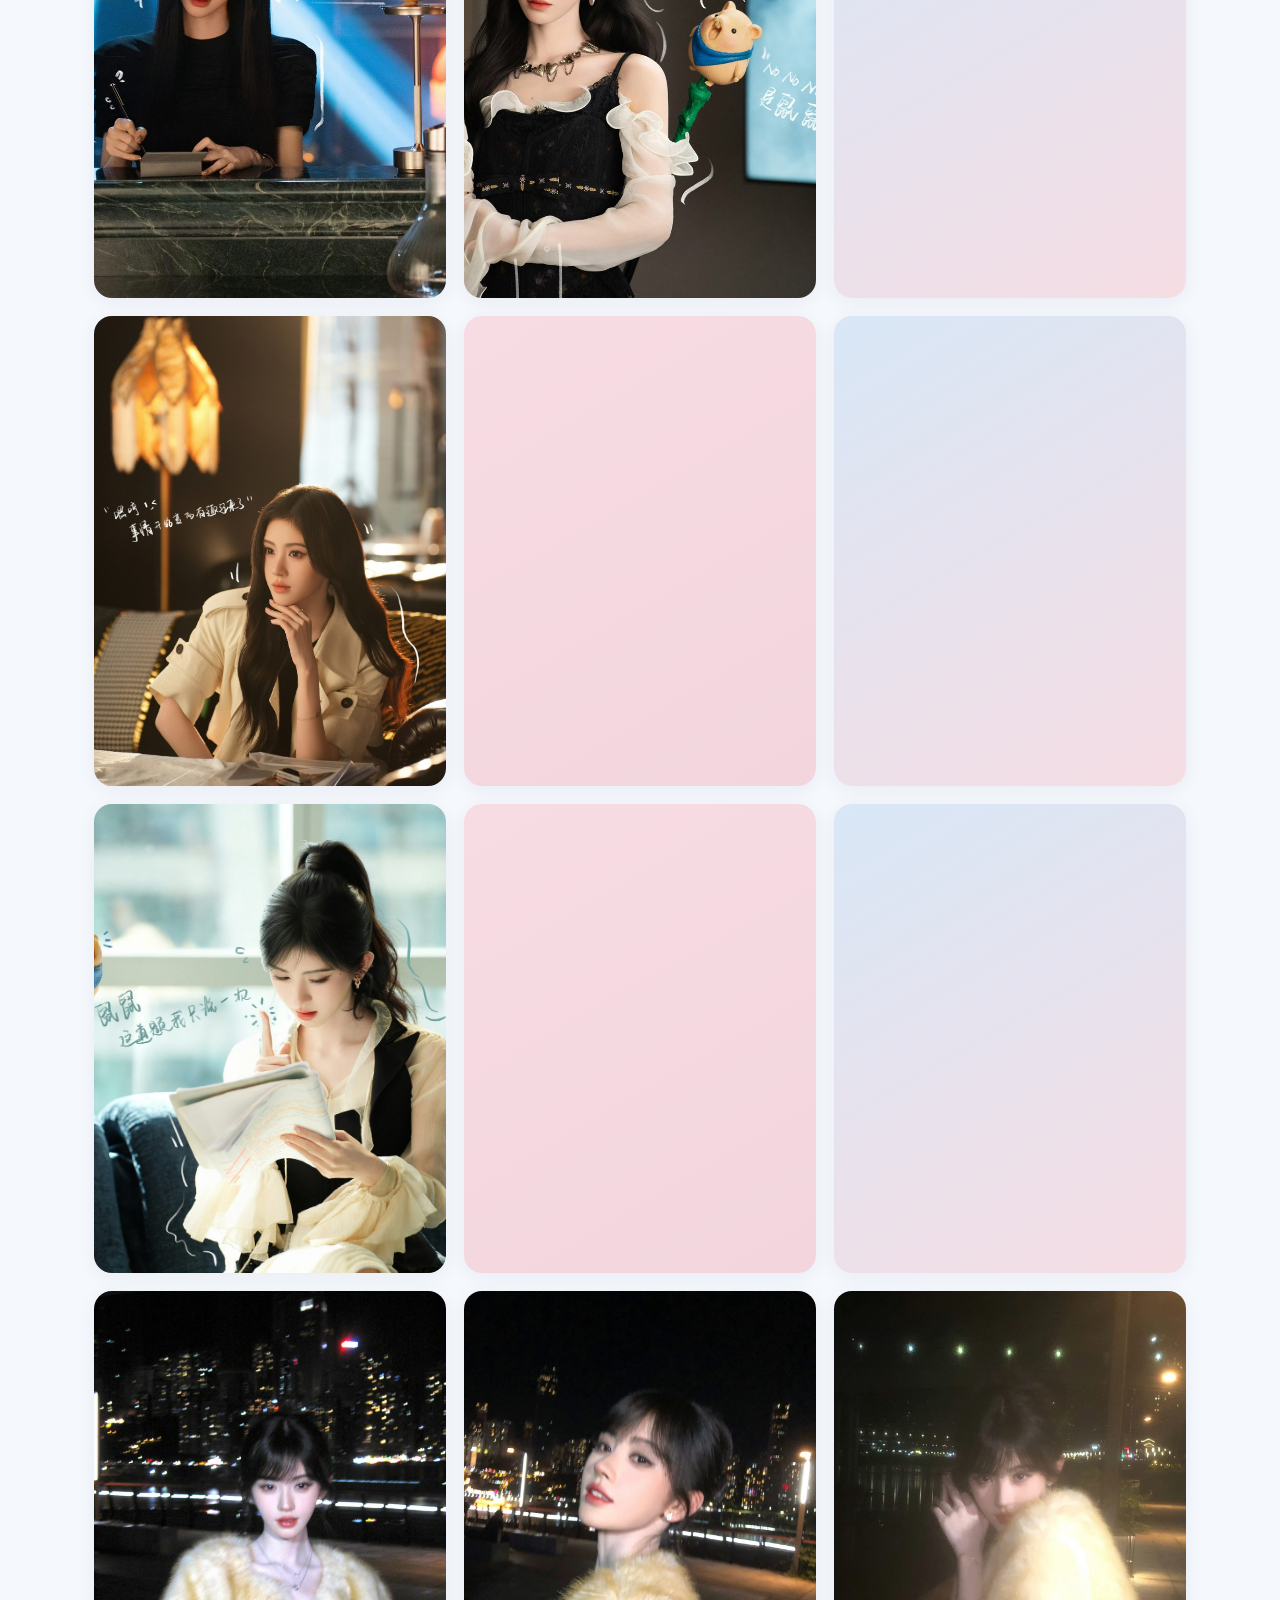
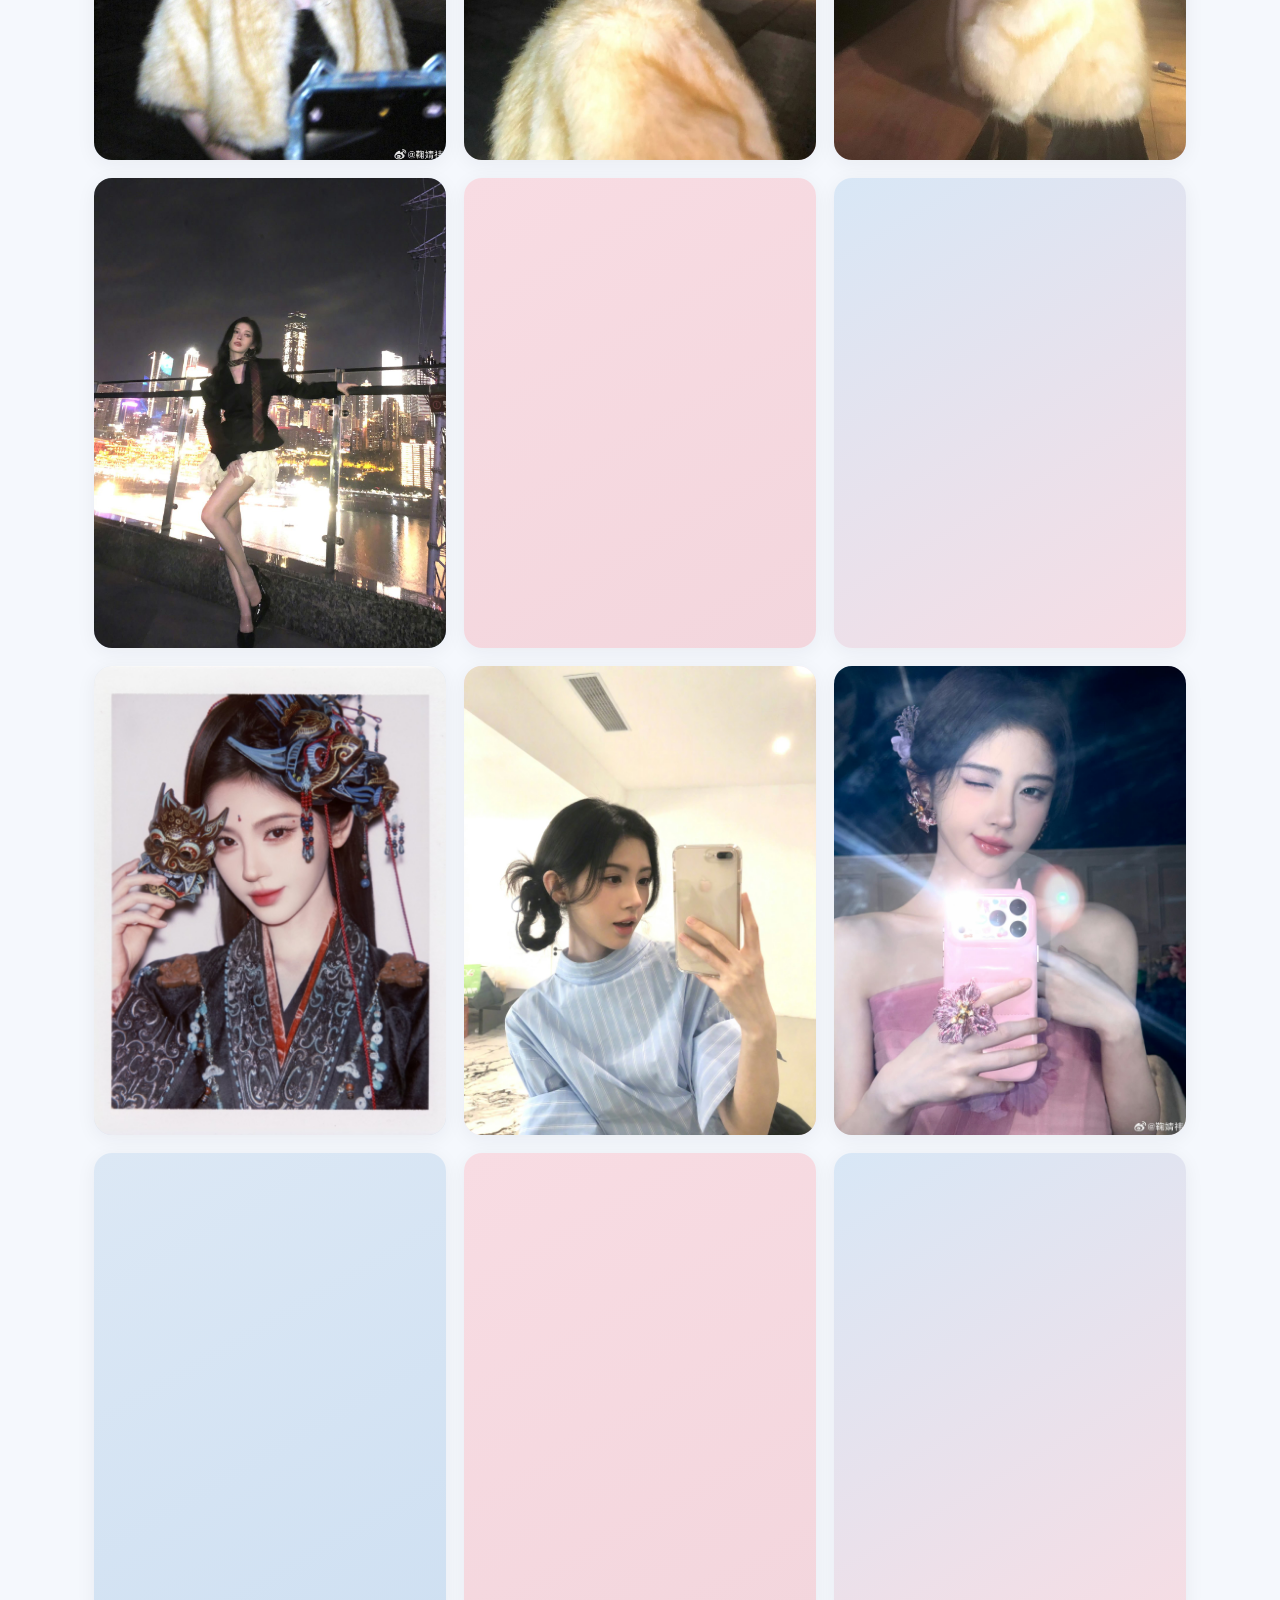
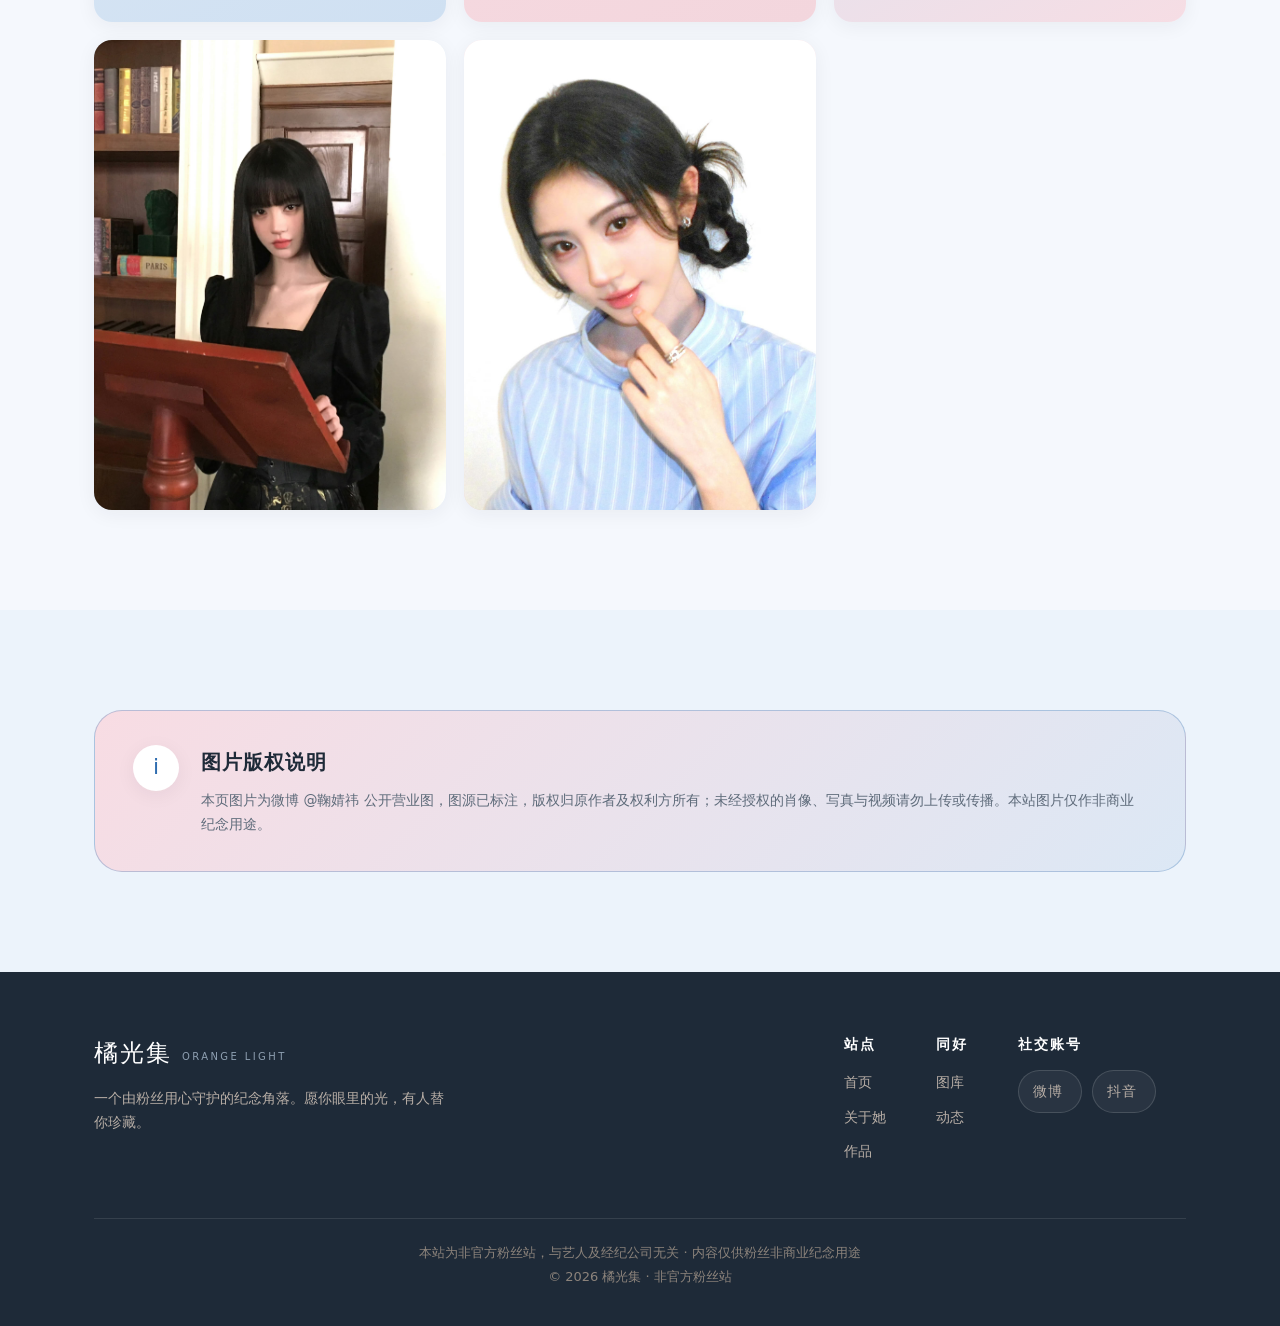
<file: gallery.html>
<!DOCTYPE html>
<html lang="zh-CN">
<head>
  <meta charset="UTF-8" />
  <meta name="viewport" content="width=device-width, initial-scale=1.0" />
  <title>图库 · 鞠婧祎 · 橘光集</title>
  <meta name="description" content="橘光集 · 鞠婧祎写真与舞台图库（图源：微博 @鞠婧祎，仅供非商业纪念用途）。" />

  <!-- 图标与社交分享卡片 -->
  <!-- ⚠️ 绑定自定义域名后，把 og:image 改成绝对地址 -->
  <link rel="icon" href="assets/img/favicon.svg" type="image/svg+xml" />
  <link rel="icon" href="assets/img/favicon-32.png" sizes="32x32" />
  <link rel="apple-touch-icon" href="assets/img/apple-touch-icon.png" />
  <meta name="theme-color" content="#2F6DB0" />
  <meta property="og:type" content="website" />
  <meta property="og:site_name" content="橘光集 · Orange Light" />
  <meta property="og:title" content="图库 · 鞠婧祎 · 橘光集" />
  <meta property="og:description" content="鞠婧祎写真与舞台图库，点击可放大查看。" />
  <meta property="og:image" content="assets/img/og-cover.jpg" />
  <meta property="og:image:width" content="1200" />
  <meta property="og:image:height" content="918" />
  <meta name="twitter:card" content="summary_large_image" />

  <link rel="stylesheet" href="assets/css/styles.css" />
</head>
<body data-page="gallery">
  <noscript>
    <div style="max-width:640px;margin:72px auto;padding:0 24px;font:16px/1.9 system-ui,-apple-system,'PingFang SC','Microsoft YaHei',sans-serif;color:#2b3138">
      <h1 style="font-family:Georgia,'Songti SC',serif;font-size:24px;letter-spacing:2px;margin:0 0 14px">橘光集<span style="font-size:13px;letter-spacing:1px;color:#8a939d;margin-left:8px">ORANGE LIGHT</span></h1>
      <p style="margin:0 0 10px">本站内容由脚本渲染，需要浏览器开启 JavaScript 才能显示。</p>
      <p style="margin:0">请在浏览器设置中启用 JavaScript 后刷新页面。</p>
      <p style="margin:22px 0 0">
        <a href="index.html" style="color:#c4622d">首页</a> ·
        <a href="about.html" style="color:#c4622d">关于她</a> ·
        <a href="works.html" style="color:#c4622d">作品</a> ·
        <a href="gallery.html" style="color:#c4622d">图库</a> ·
        <a href="news.html" style="color:#c4622d">动态</a>
      </p>
      <p style="margin:26px 0 0;font-size:13px;color:#8a939d">非官方粉丝站 · 图源：微博 @鞠婧祎 · 仅供非商业纪念用途</p>
    </div>
  </noscript>

  <!-- 导航：由 data/site.js 渲染 -->
  <header class="nav" data-site-nav></header>

  <section style="padding-top:calc(var(--nav-h) + 70px)">
    <div class="wrap">
      <div class="section-head reveal" data-pagehead data-source="GALLERY"></div>
      <div class="gallery-grid" data-render-gallery></div>
    </div>
  </section>

  <!-- 图片版权说明 -->
  <section class="section-alt">
    <div class="wrap" data-site-notice="image"></div>
  </section>

  <!-- 页脚：由 data/site.js 渲染 -->
  <footer class="footer" data-site-footer></footer>

  <!-- 灯箱 -->
  <div class="lightbox" id="lightbox" role="dialog" aria-modal="true" aria-labelledby="lightbox-title" aria-hidden="true" inert>
    <h2 class="sr-only" id="lightbox-title">图片预览</h2>
    <button class="lb-close" type="button" aria-label="关闭图片预览">&times;</button>
    <div class="lb-inner"></div>
  </div>

  <script src="data/site.js"></script>
  <script src="data/gallery.js"></script>
  <script src="assets/js/main.js"></script>
</body>
</html>
</file>
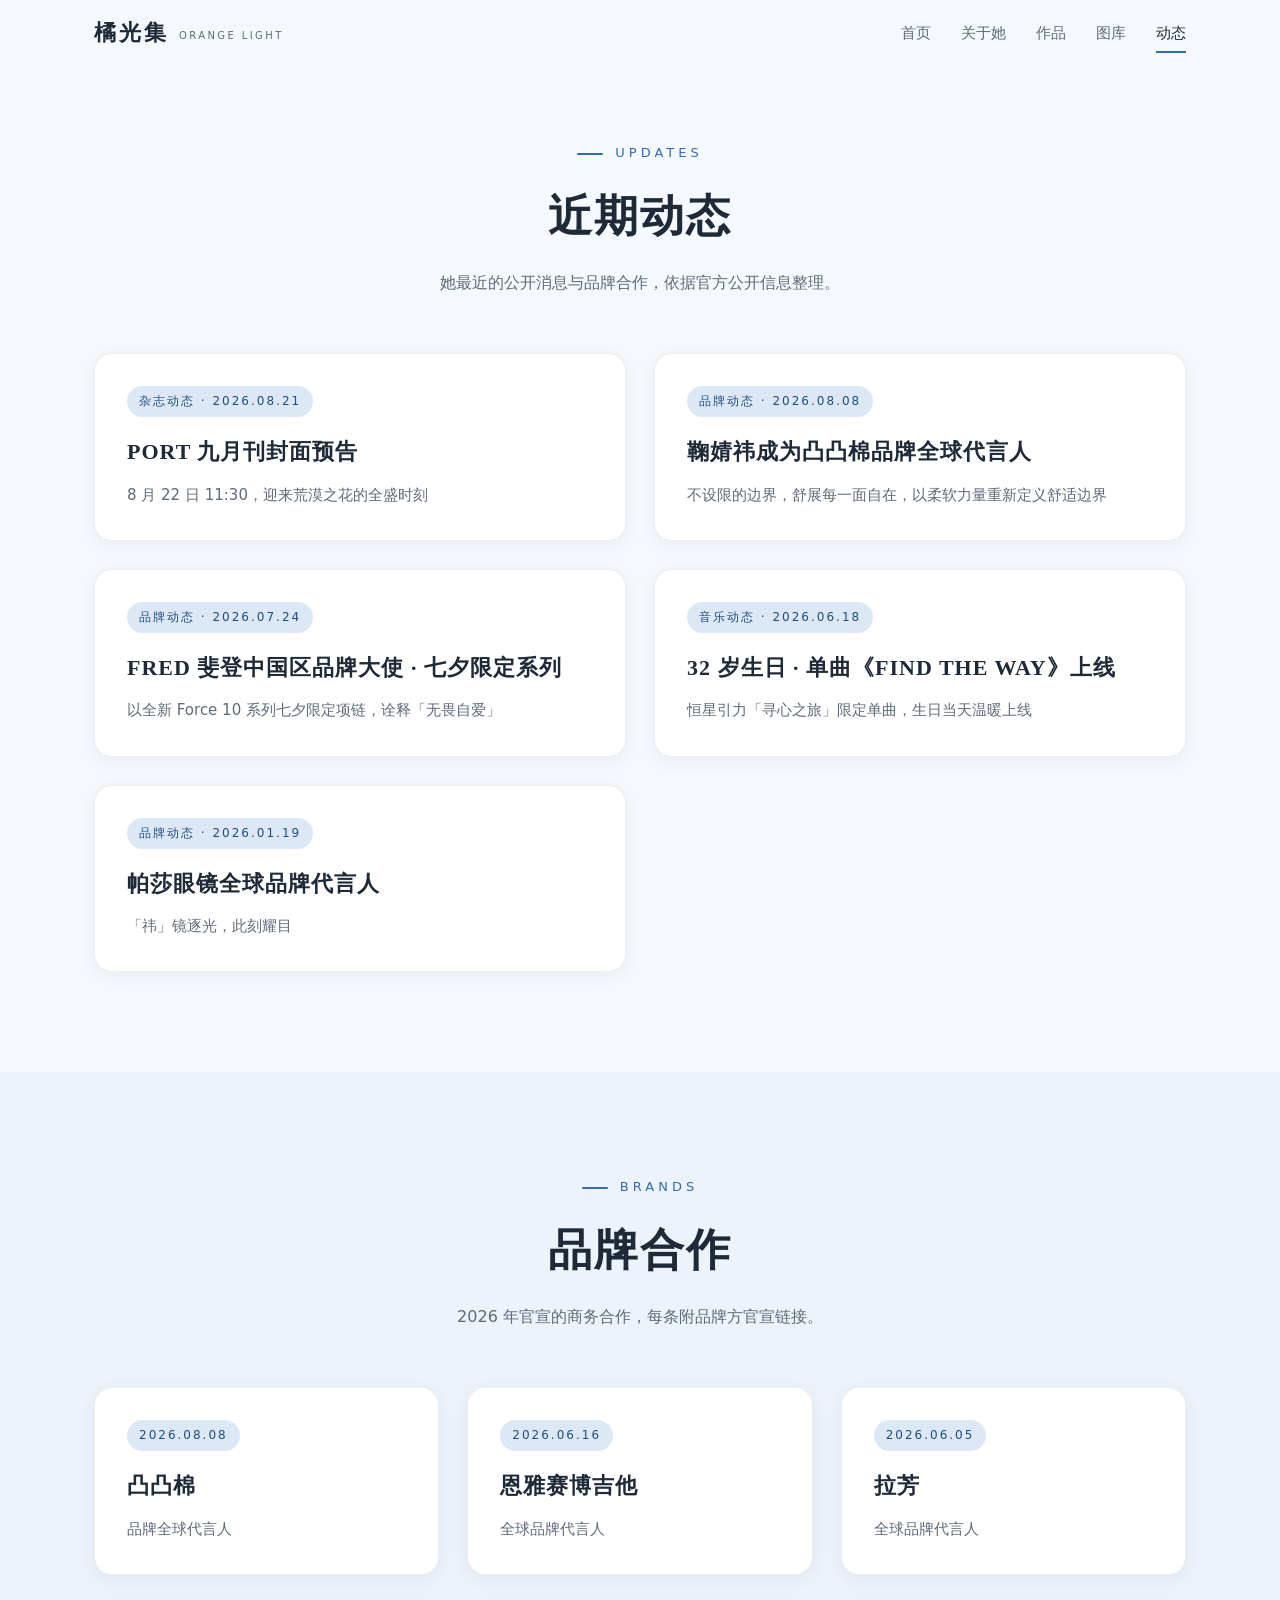
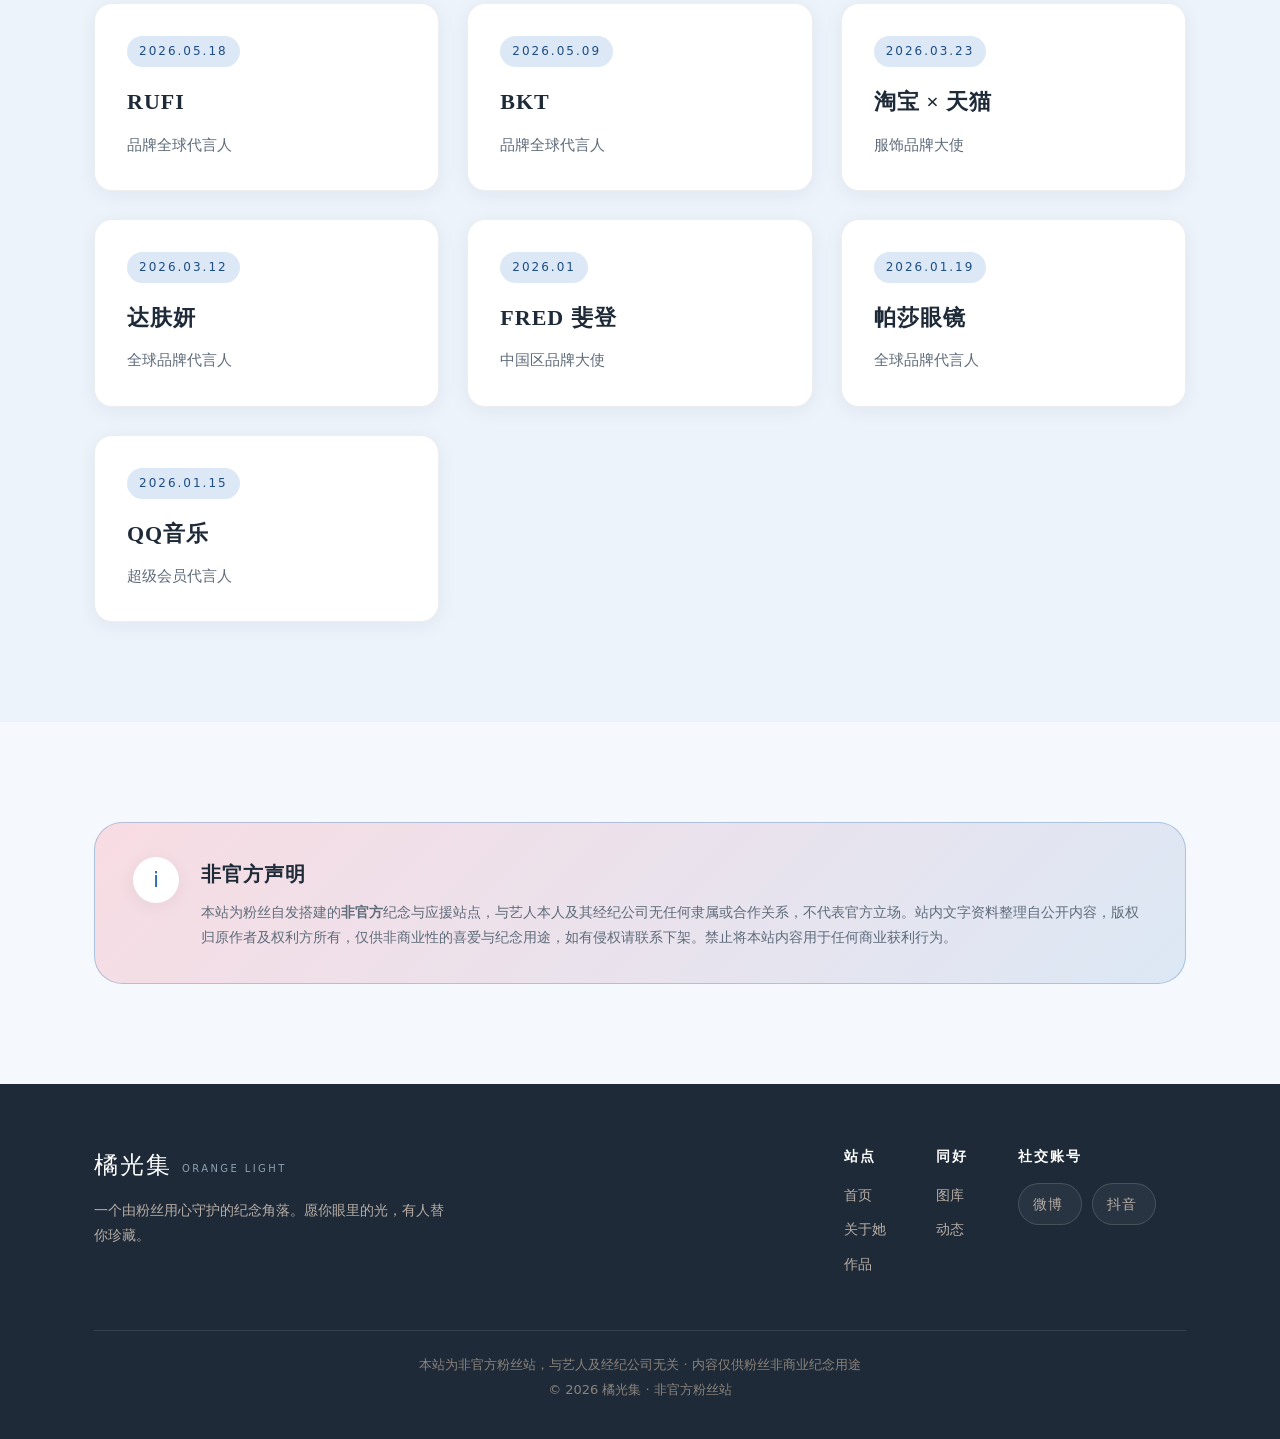
<file: news.html>
<!DOCTYPE html>
<html lang="zh-CN">
<head>
  <meta charset="UTF-8" />
  <meta name="viewport" content="width=device-width, initial-scale=1.0" />
  <title>动态 · 鞠婧祎 · 橘光集</title>
  <meta name="description" content="橘光集 · 鞠婧祎近期动态与消息（依据官方公开信息整理）。" />

  <!-- 图标与社交分享卡片 -->
  <!-- ⚠️ 绑定自定义域名后，把 og:image 改成绝对地址 -->
  <link rel="icon" href="assets/img/favicon.svg" type="image/svg+xml" />
  <link rel="icon" href="assets/img/favicon-32.png" sizes="32x32" />
  <link rel="apple-touch-icon" href="assets/img/apple-touch-icon.png" />
  <meta name="theme-color" content="#2F6DB0" />
  <meta property="og:type" content="website" />
  <meta property="og:site_name" content="橘光集 · Orange Light" />
  <meta property="og:title" content="动态 · 鞠婧祎 · 橘光集" />
  <meta property="og:description" content="鞠婧祎近期动态与消息，点击卡片查看详情。" />
  <meta property="og:image" content="assets/img/og-cover.jpg" />
  <meta property="og:image:width" content="1200" />
  <meta property="og:image:height" content="918" />
  <meta name="twitter:card" content="summary_large_image" />

  <link rel="stylesheet" href="assets/css/styles.css" />
</head>
<body data-page="news">
  <noscript>
    <div style="max-width:640px;margin:72px auto;padding:0 24px;font:16px/1.9 system-ui,-apple-system,'PingFang SC','Microsoft YaHei',sans-serif;color:#2b3138">
      <h1 style="font-family:Georgia,'Songti SC',serif;font-size:24px;letter-spacing:2px;margin:0 0 14px">橘光集<span style="font-size:13px;letter-spacing:1px;color:#8a939d;margin-left:8px">ORANGE LIGHT</span></h1>
      <p style="margin:0 0 10px">本站内容由脚本渲染，需要浏览器开启 JavaScript 才能显示。</p>
      <p style="margin:0">请在浏览器设置中启用 JavaScript 后刷新页面。</p>
      <p style="margin:22px 0 0">
        <a href="index.html" style="color:#c4622d">首页</a> ·
        <a href="about.html" style="color:#c4622d">关于她</a> ·
        <a href="works.html" style="color:#c4622d">作品</a> ·
        <a href="gallery.html" style="color:#c4622d">图库</a> ·
        <a href="news.html" style="color:#c4622d">动态</a>
      </p>
      <p style="margin:26px 0 0;font-size:13px;color:#8a939d">非官方粉丝站 · 图源：微博 @鞠婧祎 · 仅供非商业纪念用途</p>
    </div>
  </noscript>

  <!-- 导航：由 data/site.js 渲染 -->
  <header class="nav" data-site-nav></header>

  <!-- 近期动态 -->
  <section style="padding-top:calc(var(--nav-h) + 70px)">
    <div class="wrap">
      <div class="section-head reveal" data-pagehead data-source="NEWS"></div>
      <div class="grid grid-2" data-render-news-articles></div>
    </div>
  </section>

  <!-- 品牌合作 -->
  <section class="section-alt">
    <div class="wrap">
      <div class="section-head reveal" data-heading="brands" data-source="NEWS"></div>
      <div class="grid grid-3" data-render-brands></div>
    </div>
  </section>

  <!-- 合规声明 -->
  <section>
    <div class="wrap" data-site-notice></div>
  </section>

  <!-- 页脚：由 data/site.js 渲染 -->
  <footer class="footer" data-site-footer></footer>

  <script src="data/site.js"></script>
  <script src="data/news.js"></script>
  <script src="assets/js/main.js"></script>
</body>
</html>
</file>
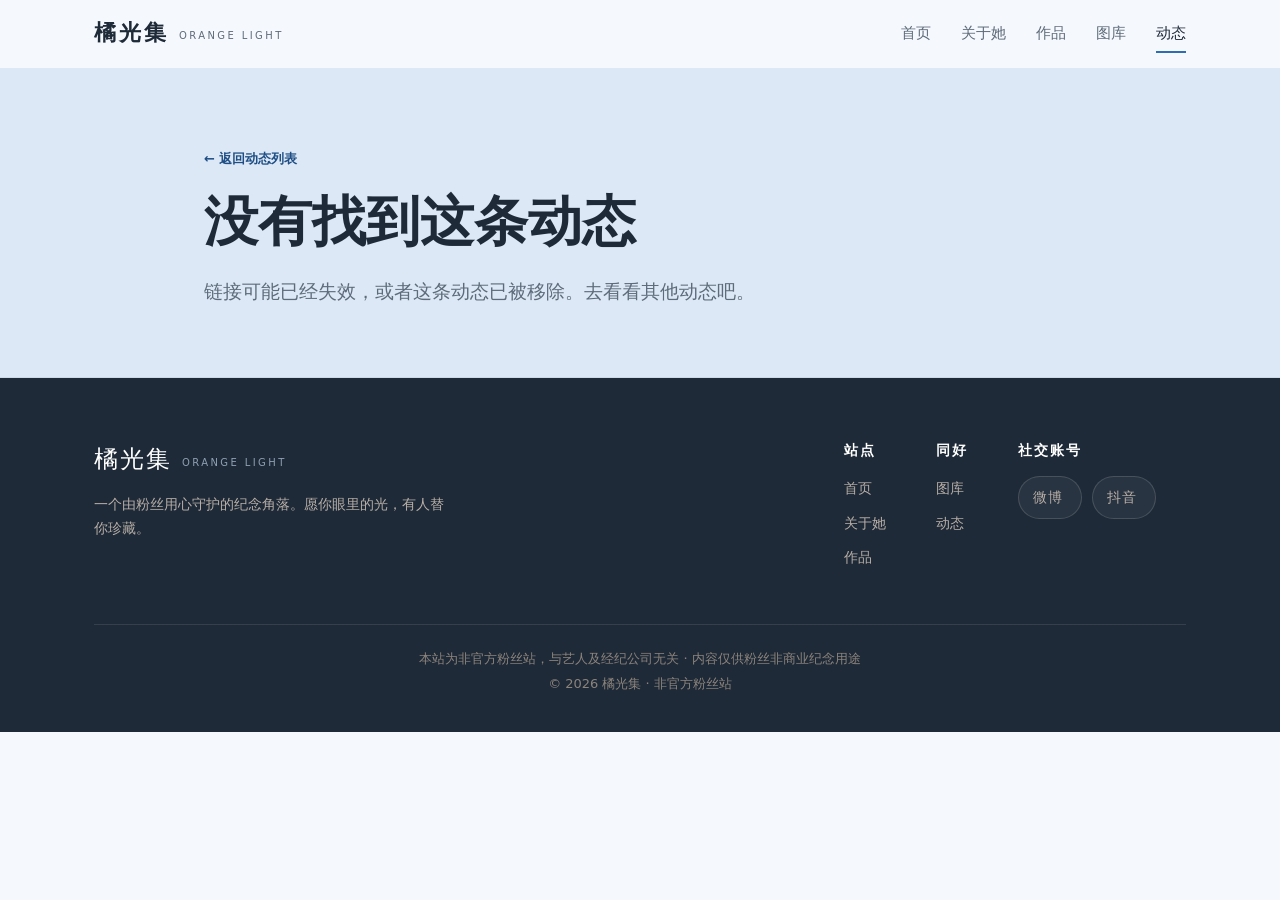
<file: update.html>
<!DOCTYPE html>
<html lang="zh-CN">
<head>
  <meta charset="UTF-8" />
  <meta name="viewport" content="width=device-width, initial-scale=1.0" />
  <title>动态详情 · 橘光集</title>
  <meta name="description" content="橘光集 · 鞠婧祎近期动态详情。" />

  <!-- 图标与社交分享卡片 -->
  <!-- ⚠️ 本页正文由 ?id= 参数动态渲染，而社交平台爬虫不执行 JS，
       所以 og:title / og:description 只能写通用文案（无法按单篇文章定制）。
       ⚠️ 绑定自定义域名后，把 og:image 改成绝对地址。 -->
  <link rel="icon" href="assets/img/favicon.svg" type="image/svg+xml" />
  <link rel="icon" href="assets/img/favicon-32.png" sizes="32x32" />
  <link rel="apple-touch-icon" href="assets/img/apple-touch-icon.png" />
  <meta name="theme-color" content="#2F6DB0" />
  <meta property="og:type" content="article" />
  <meta property="og:site_name" content="橘光集 · Orange Light" />
  <meta property="og:title" content="动态详情 · 橘光集" />
  <meta property="og:description" content="橘光集 · 鞠婧祎近期动态详情。" />
  <meta property="og:image" content="assets/img/og-cover.jpg" />
  <meta property="og:image:width" content="1200" />
  <meta property="og:image:height" content="918" />
  <meta name="twitter:card" content="summary_large_image" />

  <link rel="stylesheet" href="assets/css/styles.css" />
</head>
<body data-page="news">
  <noscript>
    <div style="max-width:640px;margin:72px auto;padding:0 24px;font:16px/1.9 system-ui,-apple-system,'PingFang SC','Microsoft YaHei',sans-serif;color:#2b3138">
      <h1 style="font-family:Georgia,'Songti SC',serif;font-size:24px;letter-spacing:2px;margin:0 0 14px">橘光集<span style="font-size:13px;letter-spacing:1px;color:#8a939d;margin-left:8px">ORANGE LIGHT</span></h1>
      <p style="margin:0 0 10px">本站内容由脚本渲染，需要浏览器开启 JavaScript 才能显示。</p>
      <p style="margin:0">请在浏览器设置中启用 JavaScript 后刷新页面。</p>
      <p style="margin:22px 0 0">
        <a href="index.html" style="color:#c4622d">首页</a> ·
        <a href="about.html" style="color:#c4622d">关于她</a> ·
        <a href="works.html" style="color:#c4622d">作品</a> ·
        <a href="gallery.html" style="color:#c4622d">图库</a> ·
        <a href="news.html" style="color:#c4622d">动态</a>
      </p>
      <p style="margin:26px 0 0;font-size:13px;color:#8a939d">非官方粉丝站 · 图源：微博 @鞠婧祎 · 仅供非商业纪念用途</p>
    </div>
  </noscript>

  <!-- 导航：由 data/site.js 渲染 -->
  <header class="nav" data-site-nav></header>

  <!--
    详情页正文整块由 assets/js/main.js 的「动态详情页渲染器」生成。
    内容来自 data/news.js 的 articles，按网址参数 ?id=xxx 取对应那篇。

    加一条新动态：只在 data/news.js 的 articles 数组里加一项，不用动这个文件。
  -->
  <main class="update-detail" data-update-root></main>

  <!-- 页脚：由 data/site.js 渲染 -->
  <footer class="footer" data-site-footer></footer>

  <script src="data/site.js"></script>
  <script src="data/news.js"></script>
  <script src="assets/js/main.js"></script>
</body>
</html>
</file>
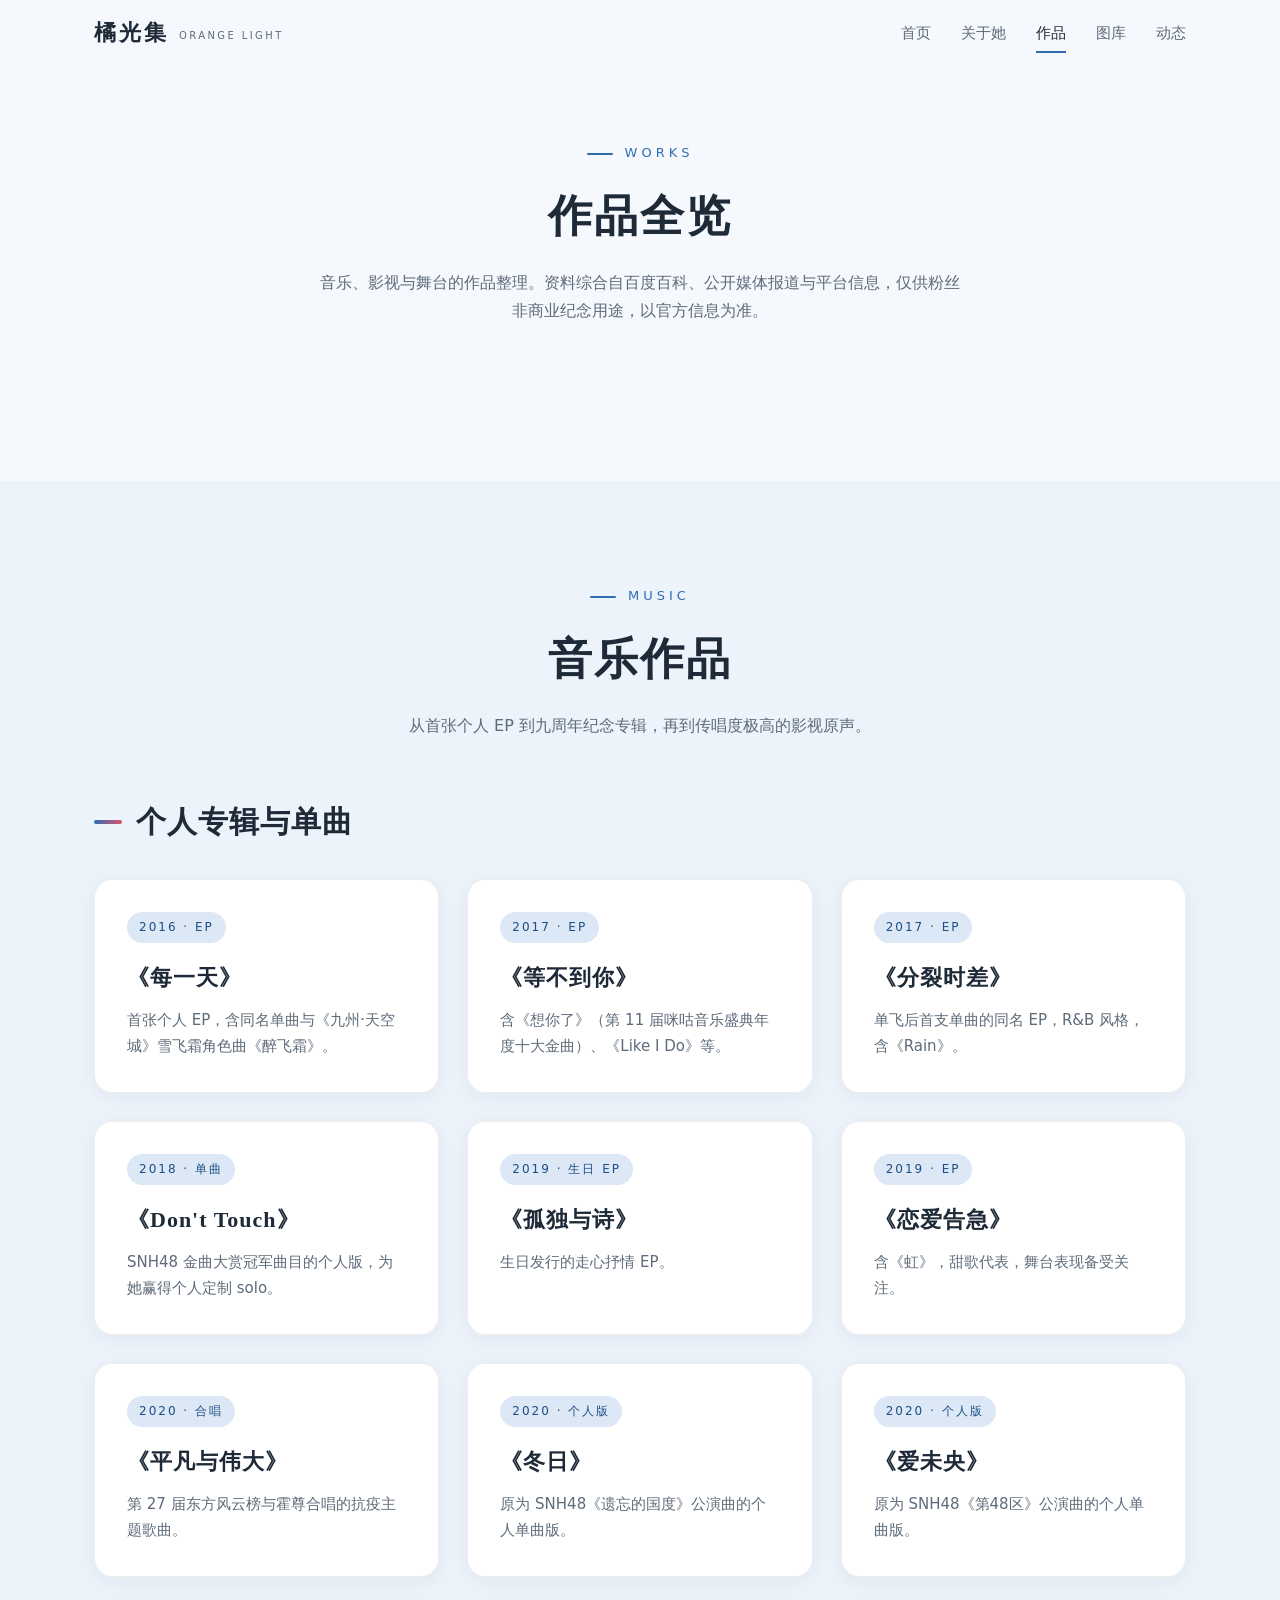
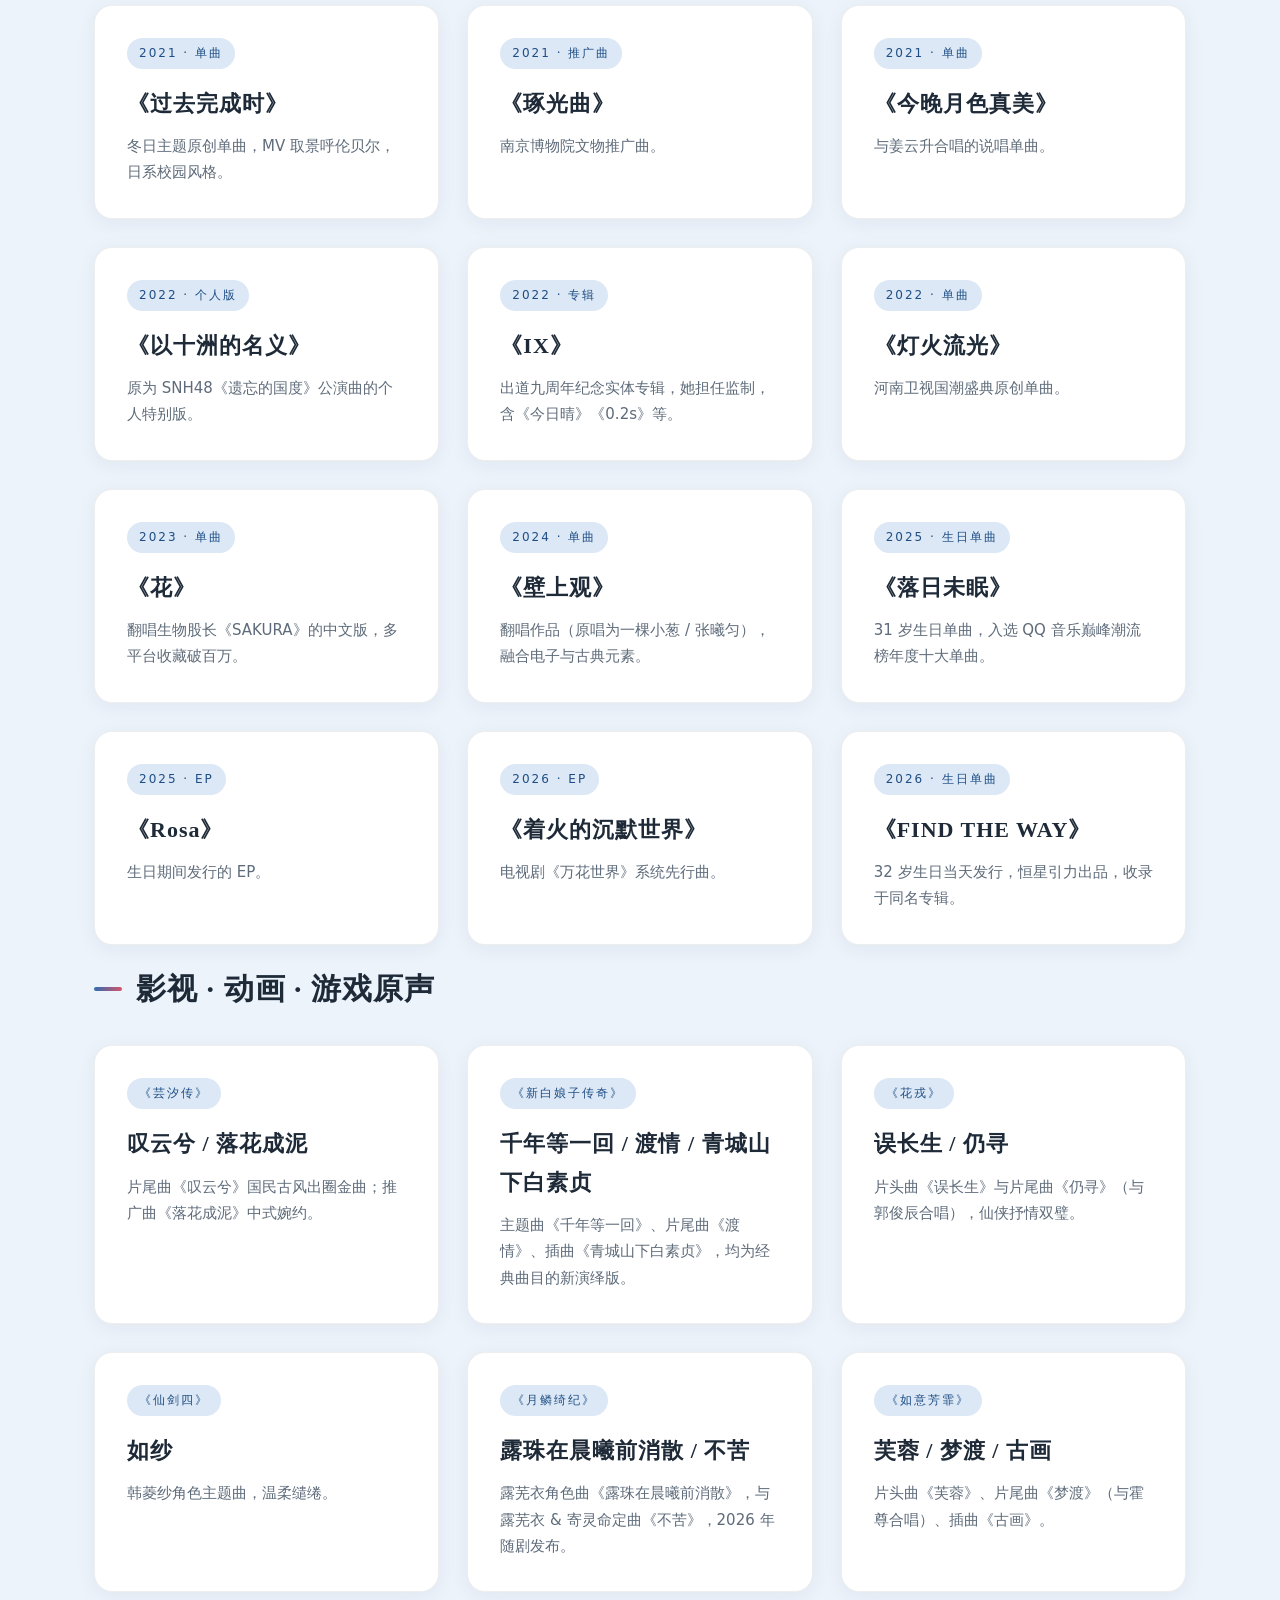
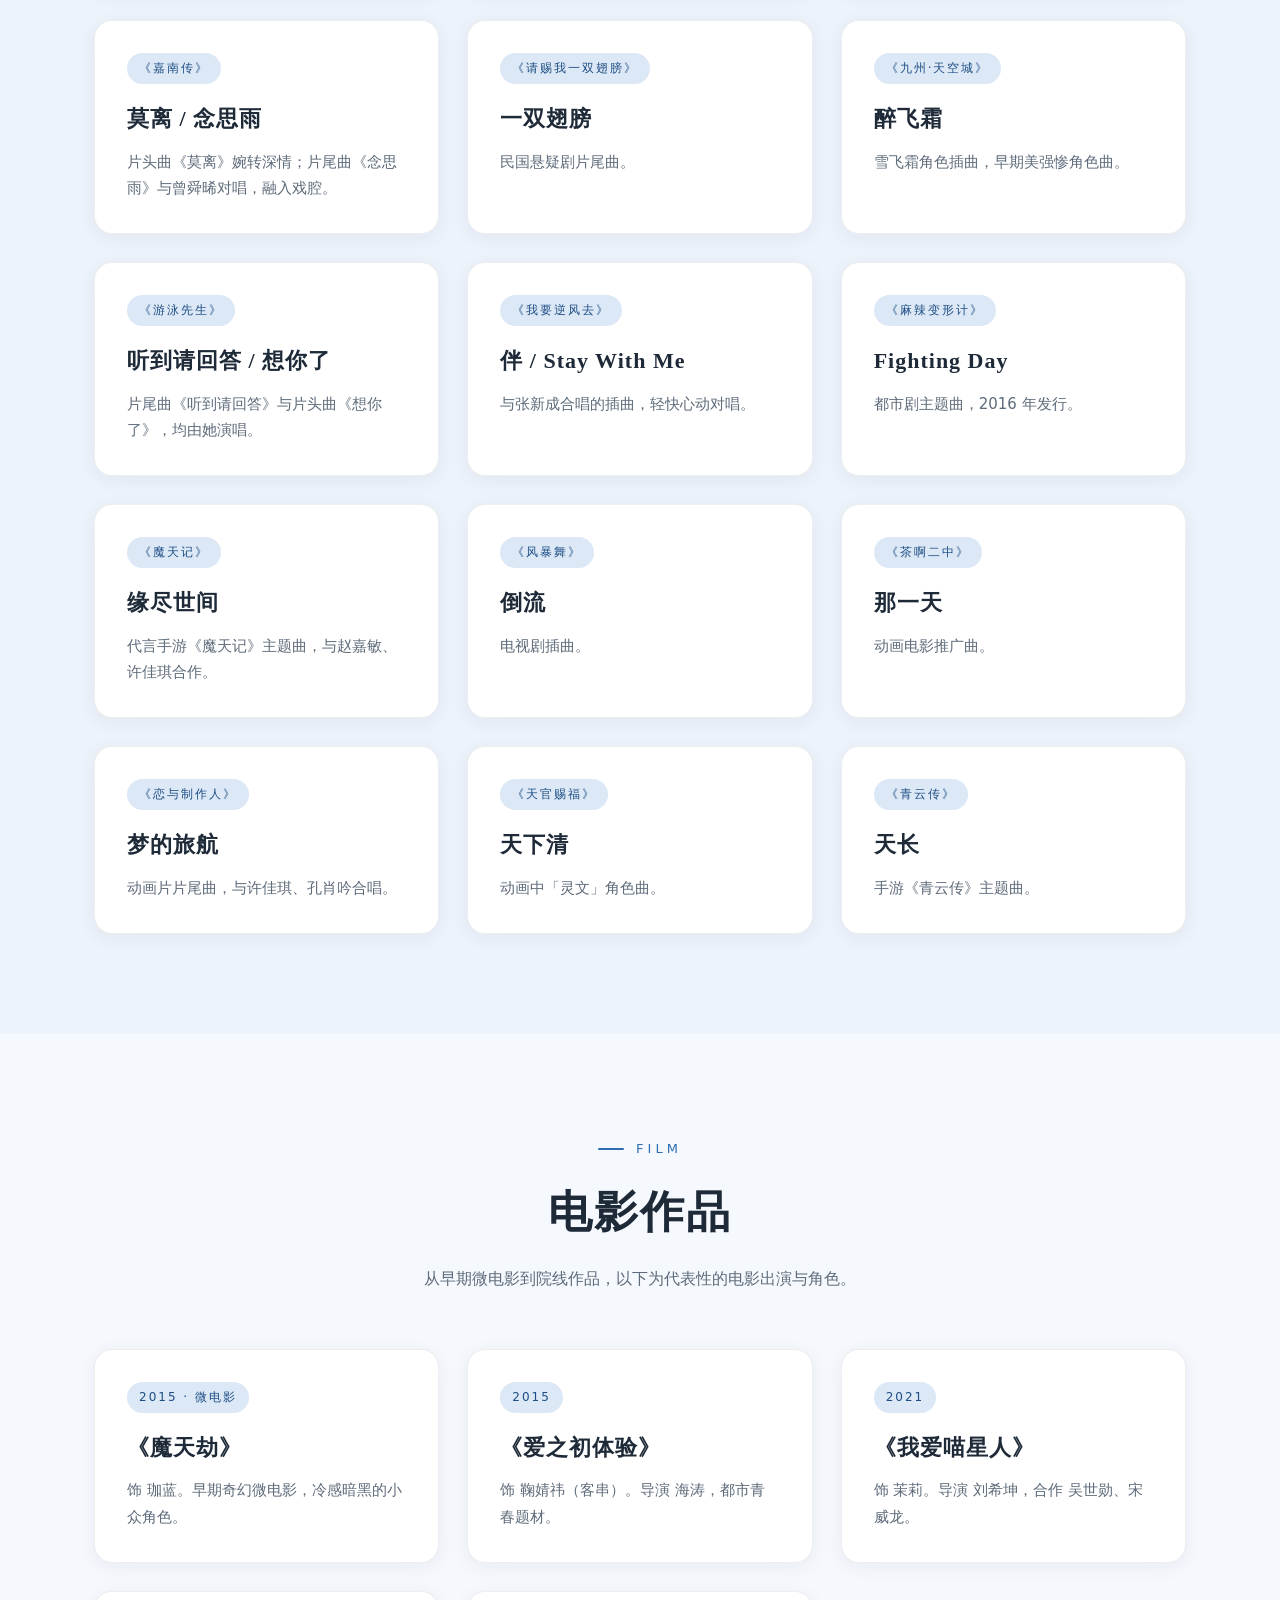
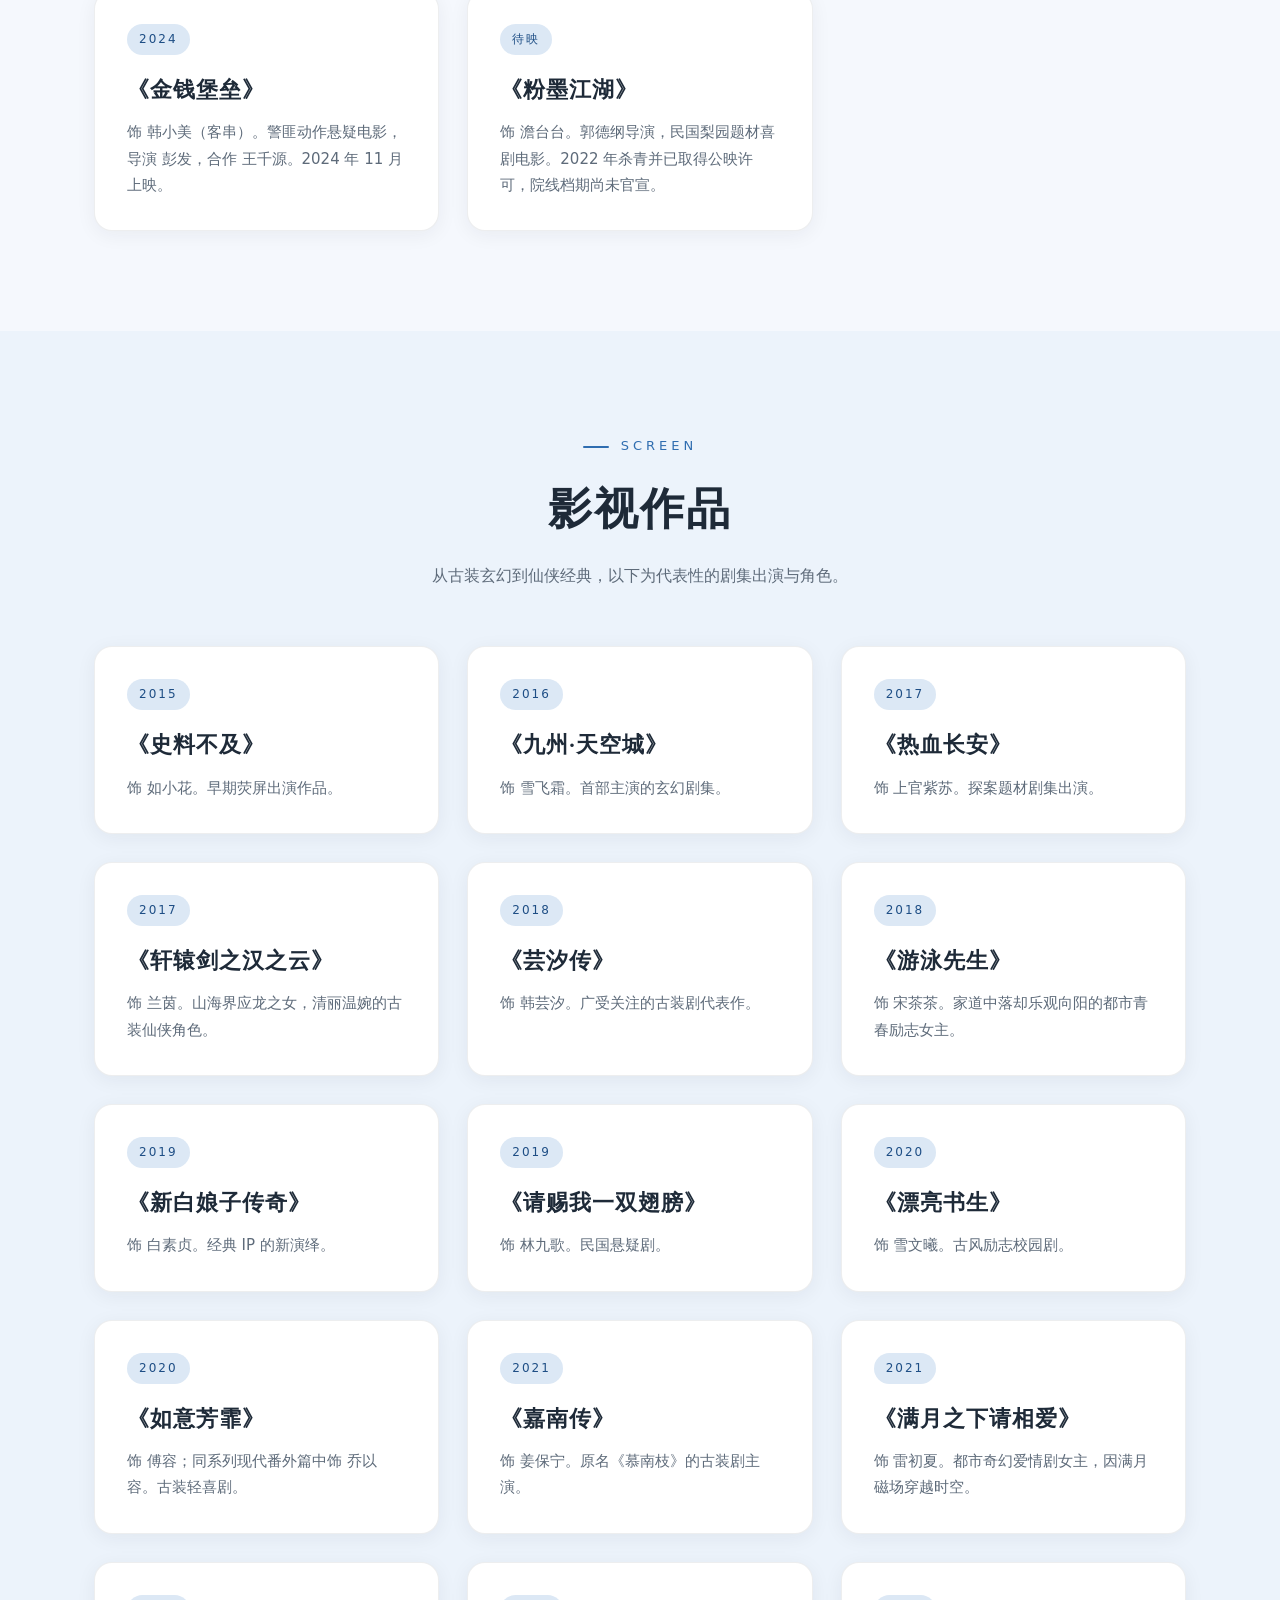
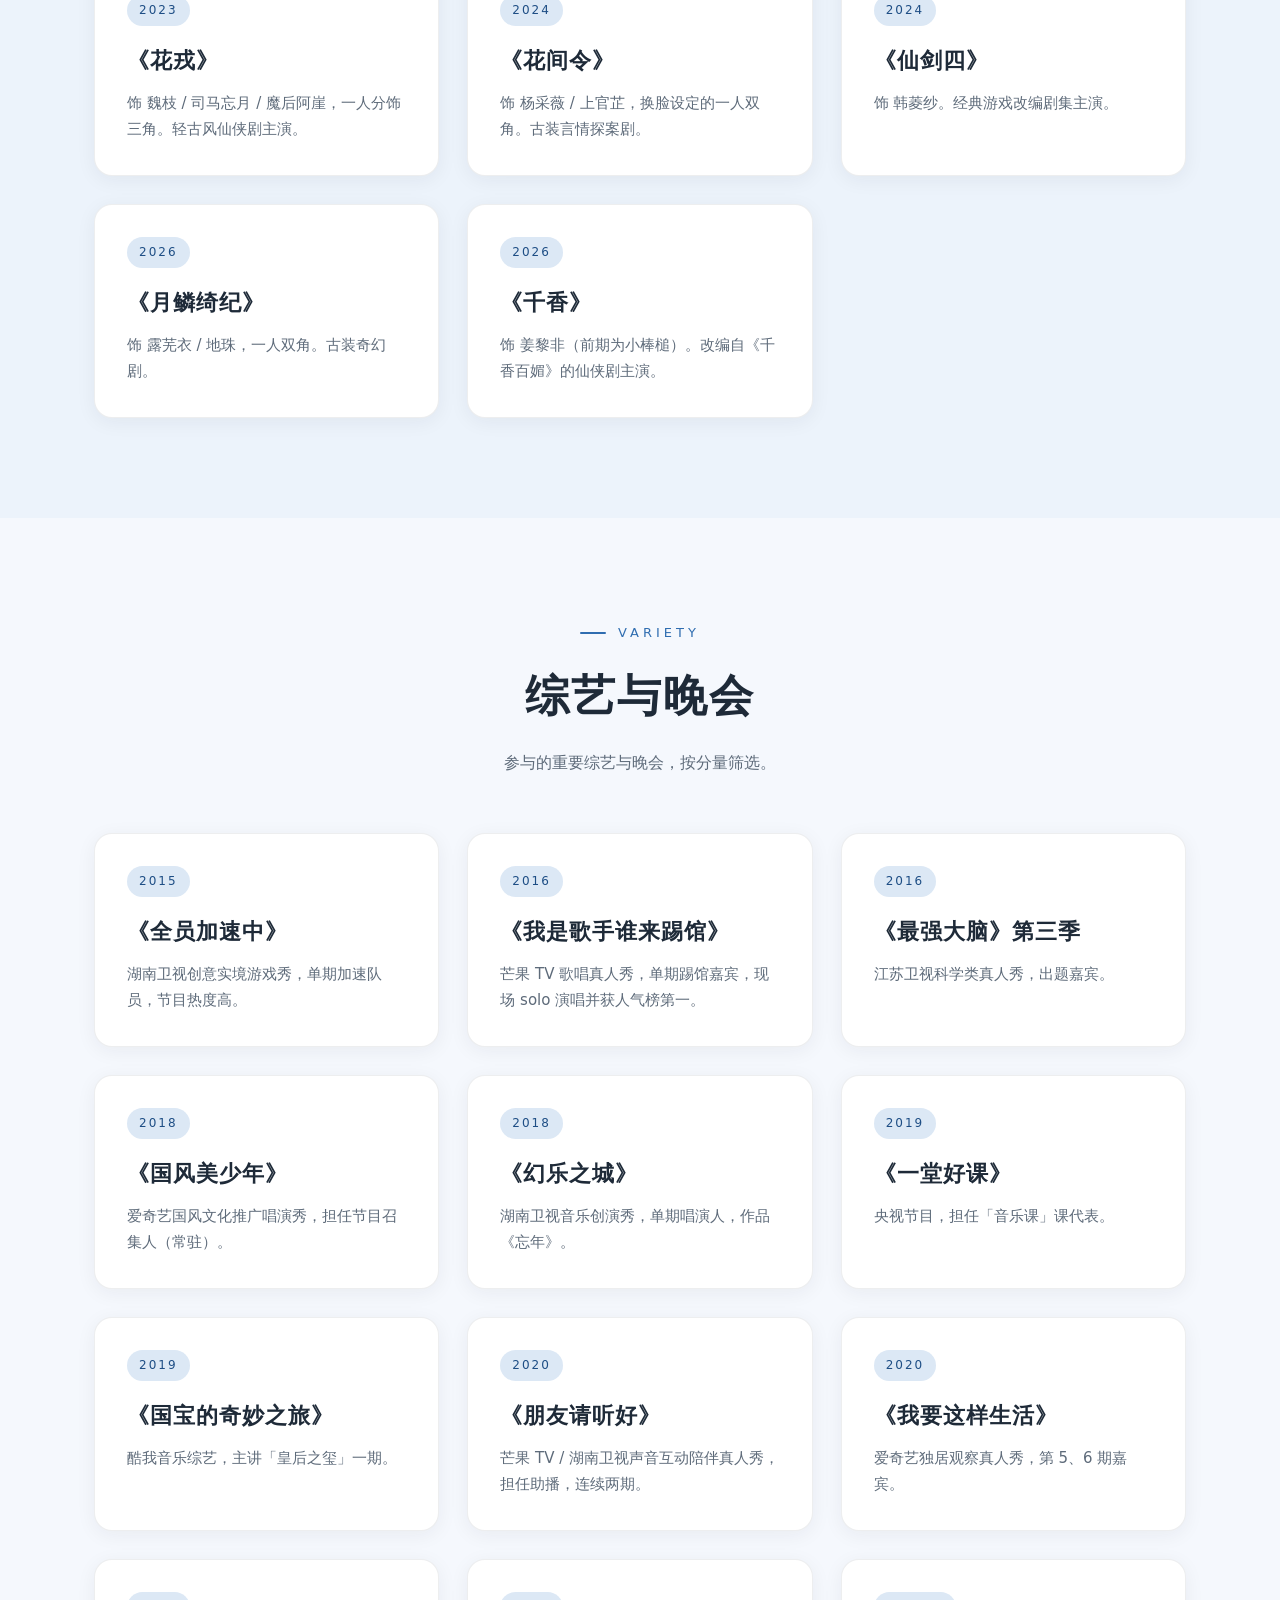
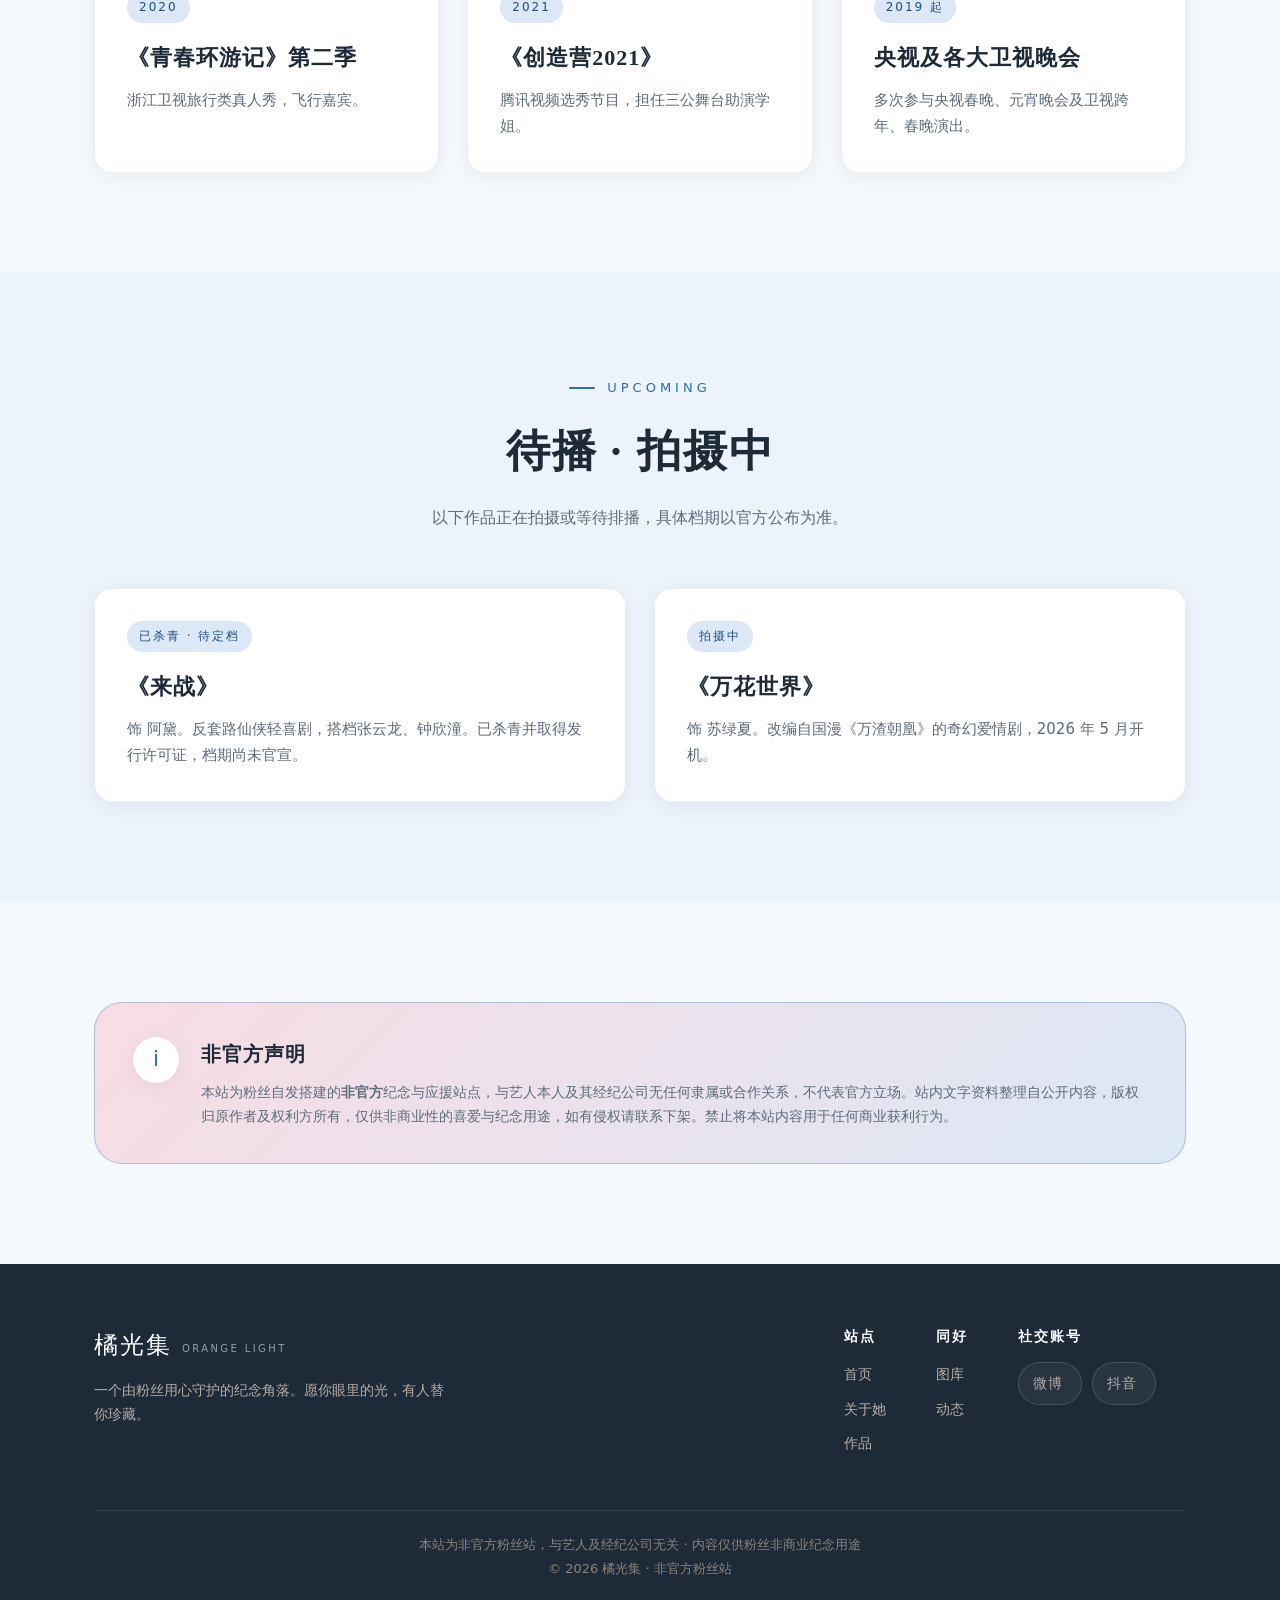
<file: works.html>
<!DOCTYPE html>
<html lang="zh-CN">
<head>
  <meta charset="UTF-8" />
  <meta name="viewport" content="width=device-width, initial-scale=1.0" />
  <title>作品 · 鞠婧祎 · 橘光集</title>
  <meta name="description" content="橘光集 · 鞠婧祎音乐与影视作品整理（资料参考百度百科、酷狗音乐及公开媒体报道）。" />

  <!-- 图标与社交分享卡片 -->
  <!-- ⚠️ 绑定自定义域名后，把 og:image 改成绝对地址 -->
  <link rel="icon" href="assets/img/favicon.svg" type="image/svg+xml" />
  <link rel="icon" href="assets/img/favicon-32.png" sizes="32x32" />
  <link rel="apple-touch-icon" href="assets/img/apple-touch-icon.png" />
  <meta name="theme-color" content="#2F6DB0" />
  <meta property="og:type" content="website" />
  <meta property="og:site_name" content="橘光集 · Orange Light" />
  <meta property="og:title" content="作品 · 鞠婧祎 · 橘光集" />
  <meta property="og:description" content="鞠婧祎的音乐、影视、综艺与待播作品整理。" />
  <meta property="og:image" content="assets/img/og-cover.jpg" />
  <meta property="og:image:width" content="1200" />
  <meta property="og:image:height" content="918" />
  <meta name="twitter:card" content="summary_large_image" />

  <link rel="stylesheet" href="assets/css/styles.css" />
</head>
<body data-page="works">
  <noscript>
    <div style="max-width:640px;margin:72px auto;padding:0 24px;font:16px/1.9 system-ui,-apple-system,'PingFang SC','Microsoft YaHei',sans-serif;color:#2b3138">
      <h1 style="font-family:Georgia,'Songti SC',serif;font-size:24px;letter-spacing:2px;margin:0 0 14px">橘光集<span style="font-size:13px;letter-spacing:1px;color:#8a939d;margin-left:8px">ORANGE LIGHT</span></h1>
      <p style="margin:0 0 10px">本站内容由脚本渲染，需要浏览器开启 JavaScript 才能显示。</p>
      <p style="margin:0">请在浏览器设置中启用 JavaScript 后刷新页面。</p>
      <p style="margin:22px 0 0">
        <a href="index.html" style="color:#c4622d">首页</a> ·
        <a href="about.html" style="color:#c4622d">关于她</a> ·
        <a href="works.html" style="color:#c4622d">作品</a> ·
        <a href="gallery.html" style="color:#c4622d">图库</a> ·
        <a href="news.html" style="color:#c4622d">动态</a>
      </p>
      <p style="margin:26px 0 0;font-size:13px;color:#8a939d">非官方粉丝站 · 图源：微博 @鞠婧祎 · 仅供非商业纪念用途</p>
    </div>
  </noscript>

  <!-- 导航：由 data/site.js 渲染 -->
  <header class="nav" data-site-nav></header>

  <!-- 页面大标题 -->
  <section style="padding-top:calc(var(--nav-h) + 70px)">
    <div class="wrap">
      <div class="section-head reveal" data-pagehead data-source="WORKS"></div>
    </div>
  </section>

  <!-- 音乐作品 -->
  <section class="section-alt">
    <div class="wrap">
      <div class="section-head reveal" data-heading="music" data-source="WORKS"></div>

      <h3 class="sub-title reveal" data-subtitle="albums" data-source="WORKS"></h3>
      <div class="grid grid-3" data-render="albums" data-source="WORKS"></div>

      <h3 class="sub-title reveal" data-subtitle="ost" data-source="WORKS"></h3>
      <div class="grid grid-3" data-render="ost" data-source="WORKS"></div>
    </div>
  </section>

  <!-- 电影 -->
  <section>
    <div class="wrap">
      <div class="section-head reveal" data-heading="film" data-source="WORKS"></div>
      <div class="grid grid-3" data-render="films" data-source="WORKS"></div>
    </div>
  </section>

  <!-- 影视作品 -->
  <section class="section-alt">
    <div class="wrap">
      <div class="section-head reveal" data-heading="screen" data-source="WORKS"></div>
      <div class="grid grid-3" data-render="dramas" data-source="WORKS"></div>
    </div>
  </section>

  <!-- 综艺与晚会 -->
  <section>
    <div class="wrap">
      <div class="section-head reveal" data-heading="variety" data-source="WORKS"></div>
      <div class="grid grid-3" data-render="variety" data-source="WORKS"></div>
    </div>
  </section>

  <!-- 待播 / 拍摄中 -->
  <section class="section-alt">
    <div class="wrap">
      <div class="section-head reveal" data-heading="upcoming" data-source="WORKS"></div>
      <div class="grid grid-2" data-render="upcoming" data-source="WORKS"></div>
    </div>
  </section>

  <!-- 合规声明 -->
  <section>
    <div class="wrap" data-site-notice></div>
  </section>

  <!-- 页脚：由 data/site.js 渲染 -->
  <footer class="footer" data-site-footer></footer>

  <script src="data/site.js"></script>
  <script src="data/works.js"></script>
  <script src="assets/js/main.js"></script>
</body>
</html>
</file>
<file: assets/css/styles.css>
/* =========================================================
   鞠婧祎粉丝站 · 设计系统
   纯手写原生 CSS，零依赖。配色：蓝（应援色）为主 + 红（喜爱色）点缀。
   ========================================================= */

:root {
  /* 色彩 */
  --bg: #F5F8FD;
  --bg-alt: #ECF3FB;
  --surface: #FFFFFF;
  --ink: #1E2A38;
  --ink-soft: #5E6B7A;
  --primary: #2F6DB0;
  --primary-deep: #1E4E85;
  --primary-soft: #DCE8F5;
  --accent: #D8546A;
  --accent-deep: #B83A50;
  --accent-soft: #F8DCE3;
  --line: rgba(30, 42, 56, 0.08);
  --shadow-sm: 0 4px 20px rgba(30, 42, 56, 0.06);
  --shadow-md: 0 18px 50px rgba(30, 42, 56, 0.10);

  --r-sm: 12px;
  --r: 18px;
  --r-lg: 28px;

  --font-sans: "PingFang SC", "Microsoft YaHei", -apple-system, BlinkMacSystemFont,
    "Segoe UI", Roboto, system-ui, sans-serif;
  --font-serif: "Songti SC", "STSong", "SimSun", Georgia, "Times New Roman", serif;

  --maxw: 1140px;
  --nav-h: 68px;
}

* { box-sizing: border-box; margin: 0; padding: 0; }
html { scroll-behavior: smooth; }

body {
  font-family: var(--font-sans);
  color: var(--ink);
  background: var(--bg);
  line-height: 1.75;
  -webkit-font-smoothing: antialiased;
  overflow-x: hidden;
}

img { max-width: 100%; display: block; }
a { color: inherit; text-decoration: none; }

.wrap { width: 100%; max-width: var(--maxw); margin: 0 auto; padding: 0 24px; }

/* ---------- 导航 ---------- */
.nav {
  position: fixed; top: 0; left: 0; right: 0; height: var(--nav-h);
  display: flex; align-items: center; z-index: 100;
  background: rgba(245, 248, 253, 0.72);
  backdrop-filter: saturate(180%) blur(16px);
  -webkit-backdrop-filter: saturate(180%) blur(16px);
  border-bottom: 1px solid transparent;
  transition: border-color .3s, box-shadow .3s, background .3s;
}
.nav.scrolled { border-bottom: 1px solid var(--line); box-shadow: var(--shadow-sm); }
.nav .wrap { display: flex; align-items: center; justify-content: space-between; }
.brand { display: inline-flex; align-items: baseline; gap: 10px; font-family: var(--font-serif); font-size: 22px; letter-spacing: 3px; font-weight: 600; }
.brand .dot { color: var(--accent); }
.brand-en {
  font-family: var(--font-sans); font-size: 10px; letter-spacing: 2.4px;
  font-weight: 500; color: var(--ink-soft); text-transform: uppercase;
  transform: translateY(-1px);
}
.nav.scrolled .brand-en { color: var(--ink-soft); }
.nav-links { display: flex; gap: 30px; align-items: center; }
.nav-links a {
  font-size: 15px; color: var(--ink-soft); position: relative; padding: 6px 0;
  transition: color .25s;
}
.nav-links a::after {
  content: ""; position: absolute; left: 0; bottom: 0; height: 2px; width: 0;
  background: var(--primary); transition: width .25s;
}
.nav-links a:hover, .nav-links a.active { color: var(--ink); }
.nav-links a:hover::after, .nav-links a.active::after { width: 100%; }
.nav-toggle {
  display: none;
  width: 40px;
  height: 40px;
  padding: 8px;
  border: 0;
  background: transparent;
  flex-direction: column;
  align-items: center;
  justify-content: center;
  gap: 5px;
  color: inherit;
  cursor: pointer;
}
.nav-toggle span {
  flex: 0 0 auto;
  width: 24px;
  height: 2px;
  background: var(--ink);
  transition: transform .25s ease, opacity .2s ease, background .25s ease;
}
.nav-toggle.open span:nth-child(1) { transform: translateY(7px) rotate(45deg); }
.nav-toggle.open span:nth-child(2) { opacity: 0; }
.nav-toggle.open span:nth-child(3) { transform: translateY(-7px) rotate(-45deg); }
.nav-toggle:focus-visible { outline: 2px solid var(--primary); outline-offset: 2px; }

/* ---------- 按钮 ---------- */
.btn {
  display: inline-flex; align-items: center; gap: 8px;
  padding: 13px 28px; border-radius: 999px; font-size: 15px; font-weight: 500;
  cursor: pointer; border: 1px solid transparent; transition: transform .2s, box-shadow .2s, background .2s;
}
.btn-primary {
  background: linear-gradient(135deg, var(--accent), var(--accent-deep));
  color: #fff; box-shadow: 0 10px 30px rgba(184, 58, 80, 0.32);
}
.btn-primary:hover { transform: translateY(-2px); box-shadow: 0 14px 36px rgba(184, 58, 80, 0.42); }
.btn-ghost { background: rgba(255,255,255,0.6); border-color: var(--line); color: var(--ink); }
.btn-ghost:hover { background: #fff; transform: translateY(-2px); box-shadow: var(--shadow-sm); }

/* ---------- 首页 ---------- */
.home-page .nav {
  background: rgba(10,18,29,0.20);
  border-bottom-color: rgba(255,255,255,0.10);
}
.home-page .nav:not(.scrolled) .brand,
.home-page .nav:not(.scrolled) .nav-links a { color: #fff; }
.home-page .nav:not(.scrolled) .brand .brand-en { color: rgba(255,255,255,0.72); }
.home-page .nav:not(.scrolled) .nav-links a.active::after { background: #fff; }
.home-page .nav:not(.scrolled) .nav-toggle span { background: #fff; }
.home-page .nav.scrolled { background: rgba(245,248,253,0.91); }

.home-hero {
  position: relative;
  height: min(800px, 82svh);
  min-height: 650px;
  padding: 0;
  display: flex;
  align-items: center;
  overflow: hidden;
  background: #0B1420;
}
.home-hero-media {
  position: absolute;
  top: 0;
  right: 0;
  width: 73%;
  height: 100%;
  object-fit: cover;
  object-position: center 24%;
}
.home-hero-overlay {
  position: absolute;
  inset: 0;
  background:
    linear-gradient(90deg, #0B1420 0%, rgba(11,20,32,0.96) 25%, rgba(11,20,32,0.70) 48%, rgba(11,20,32,0.12) 76%),
    linear-gradient(180deg, rgba(5,10,18,0.18), transparent 48%, rgba(5,10,18,0.30));
}
.home-hero .wrap {
  position: relative;
  z-index: 2;
  display: flex;
  align-items: center;
  height: 100%;
  padding-top: var(--nav-h);
}
.home-hero-copy { max-width: 590px; }
.home-eyebrow {
  display: block;
  margin-bottom: 22px;
  color: #BFD8F1;
  font-size: 12px;
  font-weight: 600;
  letter-spacing: 3px;
}
.home-hero h1 {
  font-family: var(--font-serif);
  font-size: 84px;
  font-weight: 600;
  line-height: 1.05;
  letter-spacing: 0;
  color: #fff;
}
.home-hero-lead {
  margin-top: 24px;
  font-family: var(--font-serif);
  font-size: 23px;
  color: rgba(255,255,255,0.92);
}
.home-hero-note {
  margin-top: 9px;
  color: rgba(255,255,255,0.66);
  font-size: 14px;
  letter-spacing: 2px;
}
.home-hero-actions {
  display: flex;
  flex-wrap: wrap;
  gap: 14px;
  margin-top: 34px;
}
.home-hero .btn-ghost {
  background: transparent;
  border-color: rgba(255,255,255,0.40);
  color: #fff;
}
.home-hero .btn-ghost:hover { background: rgba(255,255,255,0.12); }
.home-scroll {
  position: absolute;
  z-index: 3;
  left: 50%;
  bottom: 18px;
  transform: translateX(-50%);
  color: rgba(255,255,255,0.58);
  font-size: 11px;
  letter-spacing: 2px;
  text-align: center;
}
.home-scroll span {
  display: block;
  width: 1px;
  height: 26px;
  margin: 8px auto 0;
  background: linear-gradient(rgba(255,255,255,0.65), transparent);
}

.home-fandom {
  position: relative;
  z-index: 4;
  padding: 0;
  background: var(--surface);
}
.home-fandom-strip {
  display: grid;
  grid-template-columns: 1.15fr repeat(3, 1fr);
  min-height: 126px;
  background: transparent;
  border-top: 1px solid var(--line);
  border-bottom: 1px solid var(--line);
}
.home-fandom-intro,
.home-fandom-item {
  display: flex;
  flex-direction: column;
  justify-content: center;
  padding: 24px 30px;
}
.home-fandom-intro {
  position: relative;
  padding-left: 22px;
  color: var(--ink);
}
.home-fandom-intro::before {
  content: '';
  position: absolute;
  left: 0;
  top: 30px;
  bottom: 30px;
  width: 3px;
  background: linear-gradient(var(--primary), var(--accent));
}
.home-fandom-kicker {
  color: var(--primary);
  font-size: 11px;
  font-weight: 600;
  letter-spacing: 2px;
}
.home-fandom-intro strong {
  margin-top: 6px;
  font-family: var(--font-serif);
  font-size: 25px;
  letter-spacing: 0;
}
.home-fandom-item { border-left: 1px solid var(--line); }
.home-fandom-label {
  display: flex;
  align-items: center;
  gap: 8px;
  color: var(--ink-soft);
  font-size: 12px;
}
.home-fandom-item strong {
  margin-top: 5px;
  font-family: var(--font-serif);
  font-size: 22px;
}
.home-fandom-item small { margin-top: 2px; color: var(--ink-soft); font-size: 12px; }
.home-swatch {
  display: inline-block;
  width: 12px;
  height: 12px;
  border-radius: 50%;
  vertical-align: -1px;
}
.home-swatch-blue { background: var(--primary); }
.home-swatch-red { background: var(--accent); }

.home-focus { padding-top: 86px; background: var(--bg); scroll-margin-top: var(--nav-h); }
.home-section-heading {
  display: flex;
  align-items: flex-end;
  justify-content: space-between;
  gap: 48px;
  margin-bottom: 46px;
}
.home-section-heading .kicker,
.home-about-copy .kicker {
  color: var(--primary);
  font-size: 12px;
  font-weight: 600;
  letter-spacing: 3px;
  text-transform: uppercase;
}
.home-section-heading h2,
.home-about-copy h2 {
  margin-top: 8px;
  font-family: var(--font-serif);
  font-size: 42px;
  line-height: 1.25;
  letter-spacing: 0;
}
.home-section-heading > p {
  max-width: 430px;
  color: var(--ink-soft);
  text-align: right;
}
.home-focus-grid {
  display: grid;
  grid-template-columns: repeat(auto-fit, minmax(320px, 1fr));
  gap: 0;
  border-top: 1px solid var(--line);
  border-bottom: 1px solid var(--line);
}
.home-focus-card {
  position: relative;
  display: grid;
  grid-template-columns: auto 1fr;
  gap: 18px;
  min-height: 178px;
  padding: 28px 30px 28px 0;
  background: transparent;
  transition: color .2s ease;
}
.home-focus-card + .home-focus-card {
  padding-left: 30px;
  border-left: 1px solid var(--line);
}
.home-focus-card:hover h3 { color: var(--primary-deep); }
.home-focus-index {
  color: rgba(47,109,176,0.42);
  font-family: var(--font-serif);
  font-size: 27px;
  line-height: 1;
}
.home-focus-card .tag {
  display: inline-block;
  margin-bottom: 12px;
  color: var(--primary-deep);
  font-size: 11px;
  font-weight: 600;
  letter-spacing: 1px;
}
.home-focus-card h3 {
  font-family: var(--font-serif);
  font-size: 21px;
  line-height: 1.4;
  letter-spacing: 0;
  transition: color .2s ease;
}
.home-focus-card p { margin-top: 7px; color: var(--ink-soft); font-size: 14px; }
.home-focus-arrow {
  position: absolute;
  right: 28px;
  bottom: 24px;
  color: var(--accent);
  font-size: 20px;
  transition: transform .2s ease;
}
.home-focus-card:hover .home-focus-arrow { transform: translateX(4px); }

.home-about-layout {
  display: grid;
  grid-template-columns: minmax(320px, .88fr) minmax(420px, 1.12fr);
  align-items: center;
  gap: 82px;
}
.home-about-media {
  position: relative;
  aspect-ratio: 4 / 5;
  overflow: hidden;
  border-radius: 8px;
  box-shadow: var(--shadow-md);
}
.home-about-media img { width: 100%; height: 100%; object-fit: cover; }
.home-about-media span {
  position: absolute;
  left: 22px;
  bottom: 18px;
  padding: 6px 10px;
  background: rgba(255,255,255,0.86);
  color: var(--ink);
  font-size: 11px;
  letter-spacing: 2px;
}
.home-about-lead {
  margin-top: 24px;
  color: var(--ink) !important;
  font-family: var(--font-serif);
  font-size: 21px;
  line-height: 1.75;
}
.home-about-copy > p { margin-top: 16px; color: var(--ink-soft); }
.home-about-facts {
  display: grid;
  grid-template-columns: repeat(3, 1fr);
  margin: 30px 0 26px;
  padding: 20px 0;
  border-top: 1px solid var(--line);
  border-bottom: 1px solid var(--line);
}
.home-about-facts div + div { padding-left: 20px; border-left: 1px solid var(--line); }
.home-about-facts dt { color: var(--ink-soft); font-size: 12px; }
.home-about-facts dd { margin-top: 4px; font-weight: 600; }
.home-about-facts dd .home-swatch { margin-right: 7px; }
.home-text-link {
  display: inline-flex;
  align-items: center;
  gap: 10px;
  color: var(--primary-deep);
  font-size: 14px;
  font-weight: 600;
}
.home-text-link span { color: var(--accent); transition: transform .2s ease; }
.home-text-link:hover span { transform: translateX(4px); }

.home-works { background: var(--surface); }
.home-work-grid { display: grid; grid-template-columns: repeat(2, 1fr); gap: 52px; }
.home-work-media {
  position: relative;
  display: block;
  aspect-ratio: 4 / 5;
  overflow: hidden;
  border-radius: 8px;
  background: var(--primary-soft);
}
.home-work-media img {
  width: 100%;
  height: 100%;
  object-fit: cover;
  transition: transform .5s ease;
}
.home-work-media:hover img { transform: scale(1.025); }
.home-work-media > span {
  position: absolute;
  left: 20px;
  bottom: 18px;
  color: #fff;
  font-size: 12px;
  font-weight: 600;
  letter-spacing: 3px;
  text-transform: uppercase;
  text-shadow: 0 2px 12px rgba(0,0,0,0.45);
}
.home-work-copy { padding-top: 25px; }
.home-work-copy h3 { font-family: var(--font-serif); font-size: 29px; letter-spacing: 0; }
.home-work-copy > p { margin-top: 9px; color: var(--ink-soft); }
.home-work-copy ul { margin: 22px 0 20px; border-top: 1px solid var(--line); list-style: none; }
.home-work-copy li {
  display: flex;
  justify-content: space-between;
  gap: 20px;
  padding: 11px 0;
  border-bottom: 1px solid var(--line);
  font-size: 14px;
}
.home-work-copy li span { color: var(--ink-soft); font-size: 12px; }

.home-gallery-grid {
  display: grid;
  grid-template-columns: repeat(12, 1fr);
  grid-auto-rows: 180px;
  gap: 14px;
}
.home-gallery-item {
  grid-column: span 3;
  position: relative;
  overflow: hidden;
  border-radius: 8px;
  background: var(--primary-soft);
}
.home-gallery-feature { grid-column: span 7; grid-row: span 2; }
.home-gallery-item:nth-child(2) { grid-column: span 5; grid-row: span 2; }
.home-gallery-item img {
  width: 100%;
  height: 100%;
  object-fit: cover;
  transition: transform .45s ease;
}
.home-gallery-item:hover img { transform: scale(1.035); }
.home-center-action { margin-top: 34px; text-align: center; }

.home-milestones { padding: 78px 0 62px; }
.home-milestones .home-section-heading { margin-bottom: 34px; }
.home-milestone-grid {
  display: grid;
  grid-template-columns: repeat(4, 1fr);
  border-top: 1px solid var(--line);
}
.home-milestone {
  min-height: 168px;
  padding: 24px 24px 16px 0;
}
.home-milestone + .home-milestone { padding-left: 24px; border-left: 1px solid var(--line); }
.home-milestone time { color: var(--primary); font-size: 13px; font-weight: 600; letter-spacing: 2px; }
.home-milestone h3 { margin-top: 11px; font-family: var(--font-serif); font-size: 20px; letter-spacing: 0; }
.home-milestone p { margin-top: 6px; color: var(--ink-soft); font-size: 14px; }
.home-disclaimer { padding: 54px 0; }

/* ---------- 通用区块 ---------- */
section { padding: 100px 0; }
.section-alt { background: var(--bg-alt); }
.section-head { text-align: center; max-width: 640px; margin: 0 auto 56px; }
.section-head .kicker {
  font-size: 13px; letter-spacing: 4px; color: var(--primary); text-transform: uppercase;
  display: inline-block; position: relative;
}
.section-head .kicker::before {
  content: ""; display: inline-block; width: 26px; height: 2px; border-radius: 2px;
  background: var(--primary); vertical-align: middle; margin-right: 12px;
}
.section-head h2 {
  font-family: var(--font-serif); font-size: clamp(30px, 5vw, 44px);
  margin-top: 12px; letter-spacing: 2px; font-weight: 600;
}
.section-head p { margin-top: 14px; color: var(--ink-soft); }

/* ---------- 区块内小标题（蓝色短横线） ---------- */
.sub-title {
  font-family: var(--font-serif); font-size: clamp(22px, 3.4vw, 30px);
  font-weight: 600; letter-spacing: 1px; color: var(--ink);
  display: flex; align-items: center; gap: 14px; margin: 18px 0 30px;
}
.sub-title::before {
  content: ""; display: inline-block; width: 28px; height: 4px; border-radius: 4px;
  background: linear-gradient(90deg, var(--primary), var(--accent));
}

/* ---------- 卡片网格 ---------- */
.grid { display: grid; gap: 28px; }
.grid-3 { grid-template-columns: repeat(3, 1fr); }
.grid-2 { grid-template-columns: repeat(2, 1fr); }

.card {
  position: relative; overflow: hidden;
  background: var(--surface); border-radius: var(--r); padding: 32px;
  border: 1px solid var(--line); box-shadow: var(--shadow-sm);
  transition: transform .3s, box-shadow .3s, border-color .3s;
}
.card::before {
  content: ""; position: absolute; top: 0; left: 0; right: 0; height: 3px;
  background: linear-gradient(90deg, var(--primary), var(--accent));
  transform: scaleX(0); transform-origin: left; transition: transform .4s ease; z-index: 1;
}
.card:hover { transform: translateY(-6px); box-shadow: var(--shadow-md); border-color: var(--primary-soft); }
.card:hover::before { transform: scaleX(1); }
.card .tag {
  display: inline-block; font-size: 12px; letter-spacing: 2px; color: var(--primary-deep);
  background: var(--primary-soft); padding: 5px 12px; border-radius: 999px; margin-bottom: 16px;
}
.card h3 { font-family: var(--font-serif); font-size: 22px; margin-bottom: 10px; letter-spacing: 1px; }
.card p { color: var(--ink-soft); font-size: 15px; }

/* ---------- 简介特征 ---------- */
.feature-row { display: grid; grid-template-columns: 1fr 1fr; gap: 60px; align-items: center; }
.feature-row.reverse { direction: rtl; }
.feature-row.reverse > * { direction: ltr; }
.feature-text h2 { font-family: var(--font-serif); font-size: 36px; letter-spacing: 2px; margin-bottom: 18px; }
.feature-text p { color: var(--ink-soft); margin-bottom: 18px; }
.feature-list { list-style: none; display: grid; gap: 12px; }
.feature-list li { display: flex; gap: 12px; align-items: flex-start; color: var(--ink); }
.feature-list .mk {
  flex: 0 0 22px; height: 22px; border-radius: 50%; background: var(--accent-soft);
  color: var(--accent); display: grid; place-items: center; font-size: 13px; margin-top: 3px;
}
.feature-media {
  aspect-ratio: 4 / 5; border-radius: var(--r-lg);
  background: linear-gradient(150deg, var(--primary-soft), var(--accent-soft));
  box-shadow: var(--shadow-md); position: relative; overflow: hidden;
  display: grid; place-items: center; color: rgba(30,42,56,0.35); font-size: 14px; letter-spacing: 2px;
}
.feature-media span { transform: rotate(-4deg); }
.feature-media img,
.gallery-item img { width: 100%; height: 100%; object-fit: cover; display: block; }

/* ---------- 图库 ---------- */
.sr-only {
  position: absolute;
  width: 1px;
  height: 1px;
  padding: 0;
  margin: -1px;
  overflow: hidden;
  clip: rect(0, 0, 0, 0);
  white-space: nowrap;
  border: 0;
}
.gallery-grid { display: grid; grid-template-columns: repeat(3, 1fr); gap: 18px; }
.gallery-item {
  position: relative;
  width: 100%;
  padding: 0;
  border: 0;
  aspect-ratio: 3 / 4;
  border-radius: var(--r);
  overflow: hidden;
  color: inherit;
  font: inherit;
  text-align: left;
  cursor: pointer;
  box-shadow: var(--shadow-sm);
  background: linear-gradient(150deg, var(--primary-soft), #CFE0F2);
}
.gallery-item:nth-child(3n+2) { background: linear-gradient(150deg, var(--accent-soft), #F3D6DD); }
.gallery-item:nth-child(3n)   { background: linear-gradient(150deg, #D8E7F6, #F6DDE4); }
.gallery-item .ph {
  position: absolute; inset: 0; display: grid; place-items: center;
  color: rgba(30,42,56,0.4); font-size: 13px; letter-spacing: 2px;
}
.gallery-item:hover { box-shadow: var(--shadow-md); }
.gallery-item:focus-visible {
  outline: 3px solid var(--primary);
  outline-offset: 3px;
  box-shadow: var(--shadow-md);
}

/* （图库分类筛选已移除：营业图单一类型，无需筛选） */

/* 灯箱 */
.lightbox {
  position: fixed; inset: 0; background: rgba(20, 28, 40, 0.82); display: none;
  align-items: center; justify-content: center; z-index: 200; padding: 30px;
}
.lightbox.open { display: flex; }
.lightbox .lb-inner {
  max-width: 520px; width: 100%; aspect-ratio: 3/4; border-radius: var(--r);
  background: transparent;
  display: grid; place-items: center; overflow: hidden;
}
.lightbox .lb-inner img { width: 100%; height: 100%; object-fit: contain; border-radius: var(--r); }
.lightbox .lb-close {
  position: absolute;
  top: 20px;
  right: 24px;
  display: grid;
  place-items: center;
  width: 44px;
  height: 44px;
  padding: 0;
  border: 1px solid rgba(255,255,255,0.30);
  border-radius: 50%;
  background: rgba(10,18,29,0.38);
  color: #fff;
  font: inherit;
  font-size: 32px;
  line-height: 1;
  cursor: pointer;
  opacity: .88;
}
.lightbox .lb-close:hover { opacity: 1; background: rgba(10,18,29,0.62); }
.lightbox .lb-close:focus-visible { outline: 3px solid #fff; outline-offset: 3px; }

/* ---------- 时间线（动态） ---------- */
.timeline { max-width: 760px; margin: 0 auto; position: relative; padding-left: 28px; }
.timeline::before {
  content: ""; position: absolute; left: 7px; top: 6px; bottom: 6px; width: 2px;
  background: linear-gradient(var(--primary), var(--accent));
}
.tl-item { position: relative; padding: 0 0 36px 26px; }
.tl-item::before {
  content: ""; position: absolute; left: -28px; top: 6px; width: 16px; height: 16px;
  border-radius: 50%; background: #fff; border: 3px solid var(--primary); box-shadow: var(--shadow-sm);
}
.tl-item .date { font-size: 13px; letter-spacing: 2px; color: var(--primary); }
.tl-item h4 { font-family: var(--font-serif); font-size: 20px; margin: 4px 0 6px; letter-spacing: 1px; }
.tl-item p { color: var(--ink-soft); font-size: 15px; }

/* ---------- 声明 banner ---------- */
.disclaimer {
  background: linear-gradient(135deg, var(--accent-soft), var(--primary-soft));
  border: 1px solid rgba(47,109,176,0.30); border-radius: var(--r-lg);
  padding: 34px 38px; display: flex; gap: 22px; align-items: flex-start;
}
.disclaimer .ico {
  flex: 0 0 46px; height: 46px; border-radius: 50%; background: #fff; color: var(--primary);
  display: grid; place-items: center; font-size: 22px; box-shadow: var(--shadow-sm);
}
.disclaimer h3 { font-family: var(--font-serif); font-size: 20px; margin-bottom: 8px; letter-spacing: 1px; }
.disclaimer p { color: var(--ink-soft); font-size: 14px; }

/* ---------- 页脚 ---------- */
.footer { background: #1E2A38; color: #D8CFC8; padding: 60px 0 36px; }
.footer .top { display: flex; justify-content: space-between; gap: 40px; flex-wrap: wrap; }
.footer .brand-f { display: inline-flex; align-items: baseline; gap: 10px; font-family: var(--font-serif); font-size: 24px; letter-spacing: 2px; color: #fff; }
.footer .brand-f .brand-en { color: #8FA0B2; }
.footer p { color: #B8AEA6; font-size: 14px; max-width: 360px; margin-top: 12px; }
.footer .links { display: flex; gap: 50px; flex-wrap: wrap; }
.footer .links h5 { color: #fff; font-size: 14px; letter-spacing: 2px; margin-bottom: 14px; }
.footer .links a { display: block; color: #B8AEA6; font-size: 14px; margin-bottom: 10px; transition: color .2s; }
.footer .links a:hover { color: #fff; }
.footer .social-col { min-width: 168px; }
.footer .social-row { display: flex; gap: 10px; flex-wrap: wrap; }
.footer .social-chip {
  display: inline-flex; align-items: center; justify-content: center;
  min-width: 64px; padding: 8px 14px; border-radius: 22px;
  background: rgba(255,255,255,0.05);
  border: 1px solid rgba(255,255,255,0.14);
  color: #D8CFC8; font-size: 13px; letter-spacing: 1px;
  transition: all .2s ease;
}
.footer .social-chip:hover {
  background: var(--primary); color: #fff; border-color: var(--primary);
  transform: translateY(-2px);
}
.footer .bar {
  margin-top: 44px; padding-top: 22px; border-top: 1px solid rgba(255,255,255,0.1);
  font-size: 13px; color: #8C837B; text-align: center; line-height: 1.9;
}

/* ---------- 动态详情 ---------- */
.update-detail { padding-top: var(--nav-h); }
.update-header {
  padding: 76px 0 68px;
  background: var(--primary-soft);
  border-bottom: 1px solid var(--line);
}
.update-header-inner { max-width: 920px; }
.update-back {
  display: inline-flex;
  color: var(--primary-deep);
  font-size: 13px;
  font-weight: 600;
}
.update-meta {
  display: flex;
  align-items: center;
  gap: 14px;
  margin-top: 48px;
  color: var(--ink-soft);
  font-size: 12px;
}
.update-meta span {
  color: var(--primary-deep);
  font-weight: 600;
  letter-spacing: 1px;
}
.update-meta span::after {
  content: '';
  display: inline-block;
  width: 1px;
  height: 12px;
  margin-left: 14px;
  background: var(--line);
  vertical-align: -2px;
}
.update-header h1 {
  margin-top: 18px;
  font-family: var(--font-serif);
  font-size: 54px;
  line-height: 1.2;
  letter-spacing: 0;
}
.update-header p {
  max-width: 720px;
  margin-top: 20px;
  color: var(--ink-soft);
  font-family: var(--font-serif);
  font-size: 19px;
  line-height: 1.8;
}
.update-article { padding: 84px 0 0; background: var(--surface); }
.update-article-layout {
  display: grid;
  grid-template-columns: minmax(320px, .92fr) minmax(420px, 1.08fr);
  align-items: start;
  gap: 76px;
}
.update-cover { margin: 0; }
.update-cover img {
  display: block;
  width: 100%;
  aspect-ratio: 4 / 5;
  object-fit: cover;
  object-position: center top;
  border-radius: 6px;
}
.update-cover figcaption {
  margin-top: 12px;
  color: var(--ink-soft);
  font-size: 11px;
  line-height: 1.6;
}
.update-kicker {
  color: var(--primary);
  font-size: 11px;
  font-weight: 600;
  letter-spacing: 3px;
  text-transform: uppercase;
}
.update-body > h2,
.update-source h2 {
  margin-top: 9px;
  font-family: var(--font-serif);
  font-size: 30px;
  letter-spacing: 0;
}
.update-body > p {
  margin-top: 22px;
  color: var(--ink-soft);
  font-size: 16px;
  line-height: 2;
}
.update-facts {
  margin-top: 34px;
  border-top: 1px solid var(--line);
  border-bottom: 1px solid var(--line);
}
.update-facts div {
  display: grid;
  grid-template-columns: 110px 1fr;
  gap: 20px;
  padding: 15px 0;
}
.update-facts div + div { border-top: 1px solid var(--line); }
.update-facts dt { color: var(--ink-soft); font-size: 13px; }
.update-facts dd { font-weight: 600; }
.update-source {
  margin-top: 34px;
  padding: 0 0 0 20px;
  border-left: 3px solid var(--primary);
}
.update-source h2 { margin-top: 0; font-size: 22px; }
.update-source p { margin-top: 10px; color: var(--ink-soft); font-size: 14px; line-height: 1.8; }
.update-source a {
  display: inline-flex;
  margin-top: 12px;
  color: var(--primary-deep);
  font-size: 14px;
  font-weight: 600;
}
.update-source a:hover { color: var(--accent-deep); }
.update-next {
  display: grid;
  grid-template-columns: 1fr 1fr;
  gap: 40px;
  margin-top: 82px;
  padding-top: 28px;
  padding-bottom: 82px;
  border-top: 1px solid var(--line);
}
.update-next-link { display: flex; flex-direction: column; gap: 6px; }
.update-next-link.next { align-items: flex-end; text-align: right; }
.update-next-link small { color: var(--ink-soft); font-size: 11px; }
.update-next-link strong { color: var(--primary-deep); font-size: 14px; }
.update-next-link:hover strong { color: var(--accent-deep); }

@media (max-width: 900px) {
  .update-article-layout { grid-template-columns: 1fr; gap: 42px; }
  .update-cover { max-width: 620px; }
  .update-cover img { max-height: 760px; }
}

@media (max-width: 680px) {
  .update-header { padding: 52px 0 48px; }
  .update-meta { margin-top: 34px; }
  .update-header h1 { font-size: 38px; }
  .update-header p { font-size: 17px; }
  .update-article { padding-top: 56px; }
  .update-article-layout { gap: 34px; }
  .update-cover img { max-height: none; }
  .update-body > h2 { font-size: 27px; }
  .update-facts div { grid-template-columns: 86px 1fr; }
  .update-next { gap: 20px; margin-top: 58px; padding-bottom: 62px; }
  .update-next-link strong { font-size: 13px; }
  /* 窄屏下导航/页脚隐藏英文副标题，避免挤压汉堡按钮 */
  .brand .brand-en,
  .footer .brand-f .brand-en { display: none; }
}

/* ---------- 滚动揭示动画 ---------- */
.reveal { opacity: 1; transform: none; }
.reveal-ready .reveal {
  opacity: 0;
  transform: translateY(28px);
  transition: opacity .7s ease, transform .7s ease;
}
.reveal-ready .reveal.in { opacity: 1; transform: none; }
.reveal-ready .reveal.d1 { transition-delay: .08s; }
.reveal-ready .reveal.d2 { transition-delay: .16s; }
.reveal-ready .reveal.d3 { transition-delay: .24s; }

/* ---------- 响应式 ---------- */
@media (max-width: 900px) {
  .grid-3 { grid-template-columns: 1fr 1fr; }
  .gallery-grid { grid-template-columns: repeat(2, 1fr); }
  .feature-row, .feature-row.reverse { grid-template-columns: 1fr; direction: ltr; gap: 32px; }

  .home-hero { height: min(760px, 82svh); min-height: 620px; }
  .home-hero-media { width: 80%; object-position: center 24%; }
  .home-hero-overlay {
    background: linear-gradient(90deg, #0B1420 0%, rgba(11,20,32,0.92) 34%, rgba(11,20,32,0.48) 64%, rgba(11,20,32,0.10) 88%);
  }
  .home-hero h1 { font-size: 66px; }
  .home-hero-copy { max-width: 500px; }
  .home-fandom-strip { grid-template-columns: 1.15fr repeat(3, 1fr); }
  .home-fandom-intro,
  .home-fandom-item { padding: 22px 20px; }
  .home-fandom-intro { padding-left: 18px; }
  .home-focus-card { padding-top: 24px; padding-bottom: 24px; }
  .home-focus-index { display: none; }
  .home-about-layout { grid-template-columns: 1fr; gap: 42px; }
  .home-about-media { width: min(100%, 580px); max-height: 680px; }
  .home-gallery-grid { grid-template-columns: repeat(2, 1fr); grid-auto-rows: 250px; }
  .home-gallery-item,
  .home-gallery-item:nth-child(2) { grid-column: span 1; grid-row: span 1; }
  .home-gallery-feature { grid-column: span 2; grid-row: span 2; }
  .home-milestone-grid { grid-template-columns: repeat(2, 1fr); }
  .home-milestone:nth-child(3) { padding-left: 0; border-left: 0; border-top: 1px solid var(--line); }
  .home-milestone:nth-child(4) { border-top: 1px solid var(--line); }
}

@media (max-width: 680px) {
  section { padding: 72px 0; }
  .nav-links {
    position: fixed; top: var(--nav-h); right: 0; z-index: 102; width: min(280px, 78vw); height: calc(100dvh - var(--nav-h));
    background: rgba(245,248,253,0.98); backdrop-filter: blur(16px); flex-direction: column;
    align-items: flex-start; padding: 30px; gap: 22px; transform: translateX(100%);
    visibility: hidden; pointer-events: none;
    transition: transform .3s ease, visibility 0s linear .3s; box-shadow: var(--shadow-md);
  }
  .nav-links.open {
    transform: translateX(0);
    visibility: visible;
    pointer-events: auto;
    transition-delay: 0s;
  }
  .nav-toggle { display: flex; }
  body.menu-open { overflow: hidden; }
  body.menu-open::before {
    content: '';
    position: fixed;
    inset: var(--nav-h) 0 0;
    z-index: 90;
    background: rgba(5,10,18,0.42);
  }
  .grid-3, .grid-2, .gallery-grid { grid-template-columns: 1fr; }
  .disclaimer { flex-direction: column; gap: 14px; padding: 26px; }

  .home-page .nav:not(.scrolled) .nav-links a { color: var(--ink-soft); }
  .home-page .nav:not(.scrolled) .nav-links a.active { color: var(--primary); }
  .home-page .nav:not(.scrolled) .nav-links a.active::after { background: var(--primary); }
  .home-hero {
    height: 82svh;
    min-height: 610px;
    align-items: flex-end;
  }
  .home-hero-media { width: 100%; object-position: center center; }
  .home-hero-overlay {
    background:
      linear-gradient(180deg, rgba(5,10,18,0.08) 10%, rgba(5,10,18,0.20) 42%, rgba(5,10,18,0.94) 82%),
      linear-gradient(90deg, rgba(5,10,18,0.26), transparent 72%);
  }
  .home-hero .wrap { align-items: flex-end; padding-bottom: 66px; }
  .home-hero-copy { max-width: 100%; }
  .home-eyebrow { margin-bottom: 12px; font-size: 10px; letter-spacing: 2px; }
  .home-hero h1 { font-size: 50px; }
  .home-hero-lead { margin-top: 14px; font-size: 18px; }
  .home-hero-note { margin-top: 5px; font-size: 12px; letter-spacing: 1px; }
  .home-hero-actions { margin-top: 22px; gap: 10px; }
  .home-hero-actions .btn { padding: 11px 20px; font-size: 14px; }
  .home-scroll { display: none; }

  .home-fandom .wrap { padding: 0 24px; }
  .home-fandom-strip {
    grid-template-columns: 1fr;
    min-height: 0;
  }
  .home-fandom-intro {
    grid-column: auto;
    flex-direction: row;
    align-items: center;
    justify-content: space-between;
    padding: 18px 0 18px 18px;
  }
  .home-fandom-intro::before { top: 18px; bottom: 18px; }
  .home-fandom-intro strong { font-size: 21px; }
  .home-fandom-item {
    display: grid;
    grid-template-columns: 92px 1fr;
    align-items: center;
    gap: 0 14px;
    padding: 16px 24px;
    border-top: 1px solid var(--line);
    border-left: 0;
  }
  .home-fandom-item strong { margin-top: 0; font-size: 20px; }
  .home-fandom-item small { grid-column: 2; margin-top: -3px; }

  .home-focus { padding-top: 64px; }
  .home-section-heading { align-items: flex-start; flex-direction: column; gap: 12px; margin-bottom: 32px; }
  .home-section-heading h2,
  .home-about-copy h2 { font-size: 34px; }
  .home-section-heading > p { max-width: none; text-align: left; }
  .home-focus-grid { grid-template-columns: 1fr; border-bottom: 0; }
  .home-focus-card,
  .home-focus-card + .home-focus-card {
    min-height: 0;
    padding: 24px 0;
    border-top: 1px solid var(--line);
    border-left: 0;
  }
  .home-focus-grid { border-top: 0; }

  .home-about-layout { gap: 34px; }
  .home-about-media { aspect-ratio: 4 / 5; max-height: 540px; }
  .home-about-lead { font-size: 19px; }
  .home-about-facts { grid-template-columns: 1fr; }
  .home-about-facts div { display: flex; align-items: center; justify-content: space-between; gap: 20px; }
  .home-about-facts div + div { margin-top: 12px; padding: 12px 0 0; border-top: 1px solid var(--line); border-left: 0; }
  .home-about-facts dd { margin-top: 0; }

  .home-work-grid { grid-template-columns: 1fr; gap: 58px; }
  .home-work-media { aspect-ratio: 4 / 5; }
  .home-work-copy h3 { font-size: 26px; }

  .home-gallery-grid {
    grid-template-columns: repeat(2, minmax(0, 1fr));
    grid-template-rows: 250px;
    grid-auto-rows: 190px;
    gap: 10px;
  }
  .home-gallery-item,
  .home-gallery-item:nth-child(2) { grid-column: span 1; grid-row: span 1; }
  .home-gallery-feature { grid-column: 1 / -1; grid-row: span 1; height: auto; }
  .home-gallery-item:nth-child(n+6) { display: none; }

  .home-page .home-about,
  .home-page .home-works,
  .home-page .home-gallery { padding: 62px 0; }
  .home-page .home-milestones { padding: 56px 0 44px; }
  .home-page .home-disclaimer { padding: 44px 0; }
  .home-milestones .home-section-heading { margin-bottom: 24px; }
  .home-milestone-grid { grid-template-columns: 1fr; }
  .home-milestone,
  .home-milestone + .home-milestone,
  .home-milestone:nth-child(3),
  .home-milestone:nth-child(4) {
    min-height: 0;
    padding: 24px 0;
    border-top: 1px solid var(--line);
    border-left: 0;
  }
  .home-milestone-grid { border-top: 0; }
}

@media (prefers-reduced-motion: reduce) {
  html { scroll-behavior: auto; }
  .reveal-ready .reveal { opacity: 1; transform: none; transition: none; }
  .home-work-media img,
  .home-gallery-item img,
  .home-focus-card,
  .home-focus-arrow { transition: none; }
}

/* =========================================================
   数据加载失败提示
   当 data/*.js 未正确引入或路径写错时，容器会显示这条提示，
   方便快速定位问题（正常渲染时不会出现）。
   ========================================================= */
.render-warning {
  grid-column: 1 / -1;
  margin: 0;
  padding: 16px 18px;
  border: 1px dashed var(--accent);
  border-radius: 12px;
  background: rgba(216, 84, 106, 0.06);
  color: var(--accent);
  font-size: 14px;
  line-height: 1.6;
}
</file>
